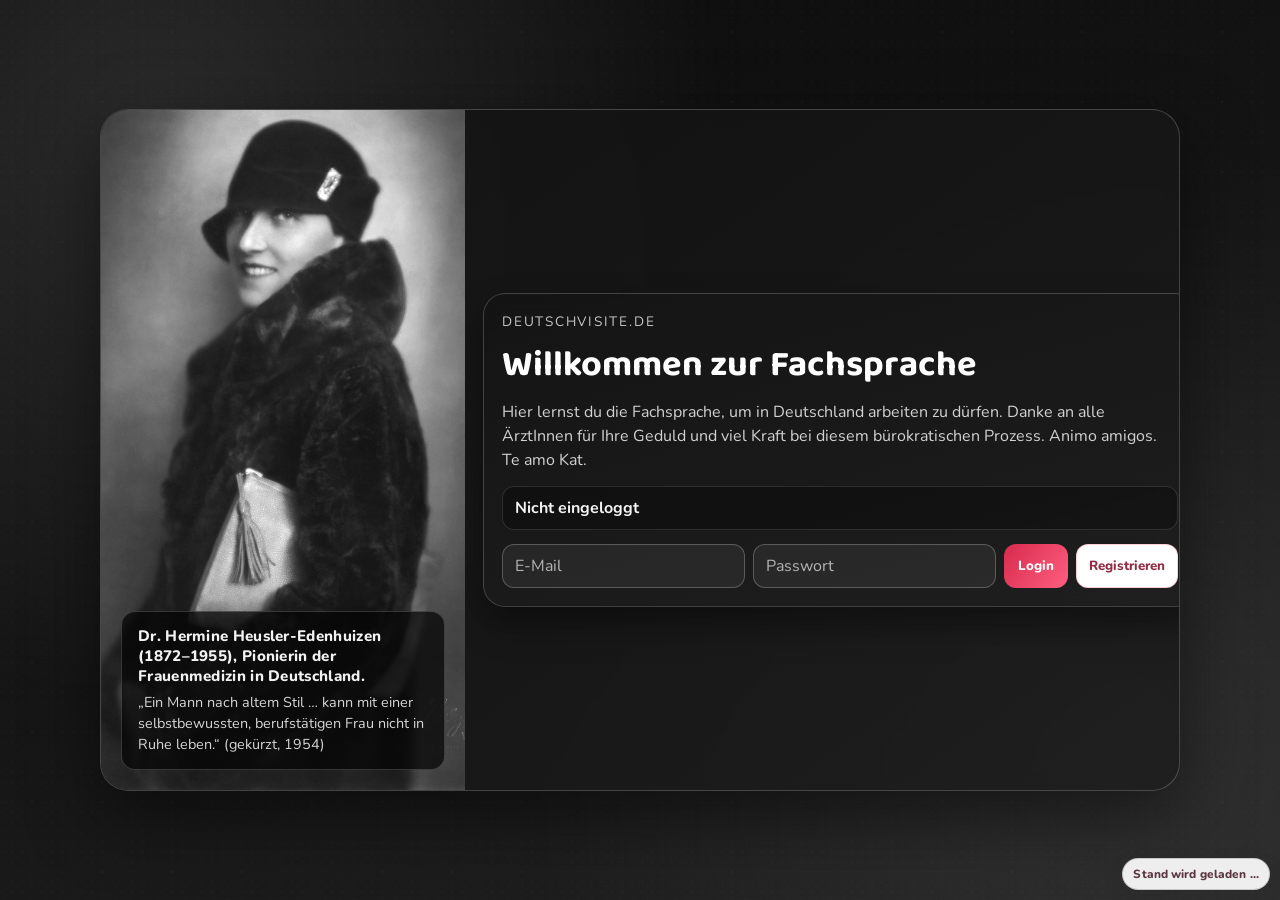
<file: index.html>
<!doctype html>
<html lang="de">
  <head>
    <meta charset="UTF-8" />
    <meta name="viewport" content="width=device-width, initial-scale=1" />
    <title>Fachbegriffe</title>
    <link rel="preconnect" href="https://fonts.googleapis.com" />
    <link rel="preconnect" href="https://fonts.gstatic.com" crossorigin />
    <link
      href="https://fonts.googleapis.com/css2?family=Baloo+2:wght@600;700&family=Nunito:wght@400;600;700;800&display=swap"
      rel="stylesheet"
    />
    <link rel="stylesheet" href="src/styles.css?v=57" />
  </head>
  <body class="auth-only">
    <div class="bg-orb orb-a" aria-hidden="true"></div>
    <div class="bg-orb orb-b" aria-hidden="true"></div>
    <div class="bg-orb orb-c" aria-hidden="true"></div>

    <aside class="edge-deco left" aria-hidden="true">
      <span>🔥</span><span>❤</span><span>⛓️</span><span>🔥</span><span>❤</span
      ><span>⛓️</span><span>🔥</span>
    </aside>
    <aside class="edge-deco right" aria-hidden="true">
      <span>⛓️</span><span>❤</span><span>🔥</span><span>⛓️</span><span>❤</span
      ><span>🔥</span><span>⛓️</span>
    </aside>

    <section id="authPage" class="auth-page">
      <article class="auth-stage">
        <figure class="auth-portrait-wrap">
          <img
            id="authPortrait"
            class="auth-portrait"
            src="assets/hermine-heusler-edenhuizen.jpg"
            alt="Dr. Hermine Heusler-Edenhuizen"
          />
          <figcaption class="auth-caption">
            <p class="auth-caption-title">
              Dr. Hermine Heusler-Edenhuizen (1872–1955), Pionierin der Frauenmedizin in
              Deutschland.
            </p>
            <p class="auth-caption-quote">
              „Ein Mann nach altem Stil … kann mit einer selbstbewussten, berufstätigen Frau nicht
              in Ruhe leben.“ (gekürzt, 1954)
            </p>
          </figcaption>
        </figure>

        <div class="panel auth-panel auth-card">
          <p class="auth-brand">deutschvisite.de</p>
          <h2>Willkommen zur Fachsprache</h2>
          <p class="auth-lead">
            Hier lernst du die Fachsprache, um in Deutschland arbeiten zu dürfen. Danke an alle
            ÄrztInnen für Ihre Geduld und viel Kraft bei diesem bürokratischen Prozess. Animo
            amigos. Te amo Kat.
          </p>
          <p id="authStatus" class="auth-status">Nicht eingeloggt</p>
          <form id="authForm" class="auth-form auth-form-stacked">
            <input id="emailInput" class="auth-input" type="email" placeholder="E-Mail" required />
            <input
              id="passwordInput"
              class="auth-input"
              type="password"
              placeholder="Passwort"
              minlength="6"
              required
            />
            <button id="loginBtn" class="primary-btn auth-primary-btn" type="submit">Login</button>
            <button id="signupBtn" class="soft-btn auth-soft-btn" type="button">
              Registrieren
            </button>
          </form>
        </div>
      </article>
    </section>

    <main id="appContent" class="app-shell hidden">
      <section id="levelPanel" class="panel level-panel reveal" style="--i: 1">
        <div class="level-visual">
          <img id="levelAvatar" class="level-avatar" src="assets/levels/level-0.png" alt="Level Avatar" />
        </div>
        <div class="level-summary">
          <p id="topXpText" class="top-xp-text">Gesamt XP 0</p>
          <p id="currentLevelText" class="level-current-text">Level 0</p>
          <p id="xpMilestone" class="xp-milestone hidden" aria-live="polite">+10 XP</p>
          <button
            id="dailyGoalPanel"
            class="daily-goal-panel"
            type="button"
            title="Tagesziel setzen"
            aria-label="Tagesziel in XP setzen"
          >
            <span id="dailyGoalText" class="daily-goal-text">Heute 0 / 20 XP</span>
            <span class="daily-goal-track"><span id="dailyGoalFill" class="daily-goal-fill"></span></span>
            <span class="daily-goal-hint">Klicken, um Tagesziel zu aendern</span>
          </button>
          <div id="levelTestTools" class="level-test-tools hidden">
            <label class="level-test-label" for="levelTestSelect">Dev: Level testen</label>
            <div class="level-test-row">
              <select id="levelTestSelect" class="level-test-select">
                <option value="1">Level 1</option>
                <option value="2">Level 2</option>
                <option value="3">Level 3</option>
                <option value="4">Level 4</option>
                <option value="5">Level 5</option>
                <option value="6">Level 6</option>
                <option value="7">Level 7</option>
                <option value="8">Level 8</option>
                <option value="9">Level 9</option>
                <option value="10">Level 10</option>
              </select>
              <button id="levelTestApplyBtn" class="soft-btn level-test-btn" type="button">Setzen</button>
            </div>
          </div>
        </div>
        <div class="level-copy hidden" aria-hidden="true">
          <p id="levelBadge" class="level-badge">XP 0</p>
          <h3 id="levelTitle">Trainingspunkte</h3>
          <p id="levelProgressText" class="muted">0 / 10 bis +10 XP</p>
          <div class="level-track" role="progressbar" aria-label="XP Fortschritt bis +10" aria-valuemin="0" aria-valuemax="10" aria-valuenow="0">
            <div id="levelFill" class="level-fill"></div>
          </div>
        </div>
      </section>

      <header class="panel dedication reveal" style="--i: 2">
        <div class="dedication-copy">
          <h2 class="practice-headline">some german a day keeps the doctor not away</h2>
          <button id="quickPracticeBtn" class="primary-btn practice-btn" type="button">Üben</button>
          <p class="muted">regular spaced repetition mode</p>
        </div>
      </header>

      <section id="voicePanel" class="panel voice-panel reveal" style="--i: 3">
        <div class="voice-head">
          <h3>Patiens ex machina</h3>
          <button
            id="voiceInfoBtn"
            class="voice-info-btn"
            type="button"
            aria-haspopup="dialog"
            aria-controls="voiceInfoModal"
            aria-expanded="false"
            title="Info"
          >
            i
          </button>
        </div>
        <div class="voice-text-compact">
          <textarea
            id="voiceTextInput"
            class="voice-text-input"
            rows="2"
            maxlength="500"
            placeholder="Schreibe hier deine Frage an den Patienten und klicke auf 'Text senden'."
          ></textarea>
          <button id="voiceTextSendBtn" class="soft-btn voice-send-btn" type="button">Text senden</button>
          <div class="voice-realtime-controls">
            <button id="voiceRealtimeToggleBtn" class="soft-btn voice-realtime-toggle-btn" type="button">
              Realtime starten
            </button>
            <button
              id="voiceRealtimeMuteBtn"
              class="soft-btn voice-realtime-mute-btn hidden"
              type="button"
            >
              Mikro stummschalten
            </button>
            <p id="voiceRealtimeState" class="voice-realtime-state">Realtime aus.</p>
            <div class="voice-api-spend-tracker">
              <p class="voice-api-spend-title">API Kosten-Tracker (geschätzt)</p>
              <p id="voiceApiSpendSummary" class="voice-api-spend-summary">0.0000 USD</p>
              <p id="voiceApiSpendTokens" class="voice-api-spend-tokens">Noch keine Realtime-Nutzung erfasst.</p>
              <button id="voiceApiSpendResetBtn" class="soft-btn voice-api-spend-reset-btn" type="button">
                Tracker zurücksetzen
              </button>
            </div>
          </div>
        </div>
        <article id="voiceLastTurn" class="voice-turn hidden">
          <p class="voice-turn-label">Du:</p>
          <p id="voiceUserTranscript" class="voice-turn-text"></p>
          <p id="voiceAssistantLabel" class="voice-turn-label">Patient:</p>
          <p id="voiceAssistantReply" class="voice-turn-text"></p>
          <p id="voiceCoachHint" class="voice-coach-hint hidden"></p>
        </article>
        <div class="voice-record-lane">
          <button id="voiceRecordBtn" class="primary-btn voice-record-top" type="button">
            🎤 Aufnahme starten
          </button>
        </div>
        <div class="voice-actions">
          <button id="voiceNextCaseBtn" class="soft-btn" type="button">Nächster Fall</button>
          <button id="voicePatientConversationBtn" class="soft-btn voice-patient-conversation-btn" type="button">
            Arzt-Patient Gespräch
          </button>
          <button id="voiceDoctorConversationBtn" class="soft-btn voice-doctor-conversation-btn" type="button">
            Arzt-Arzt Gespräch
          </button>
          <button
            id="voiceDoctorConversationEvalBtn"
            class="soft-btn voice-doctor-conversation-eval-btn hidden"
            type="button"
          >
            Arzt-Arzt bewerten
          </button>
          <button id="voiceDoctorLetterToggleBtn" class="soft-btn" type="button">
            Arztbrief erstellen
          </button>
          <button
            id="voicePromptConfigToggleBtn"
            class="soft-btn voice-prompt-config-toggle-btn"
            type="button"
            aria-expanded="false"
          >
            Prompt-Editor
          </button>
          <button id="voiceSamplePatientBtn" class="soft-btn voice-sample-patient-btn" type="button">
            Muster Arzt-Patient Gespräch
          </button>
          <button id="voiceSampleLetterBtn" class="soft-btn voice-sample-letter-btn" type="button">
            Muster Arztbrief
          </button>
          <button id="voiceSampleDoctorBtn" class="soft-btn voice-sample-doctor-btn" type="button">
            Muster Arzt-Arzt Gespräch
          </button>
          <button id="openLearningBtn" class="soft-btn voice-learning-btn" type="button">
            Lernbereich
          </button>
        </div>
        <article id="voiceDoctorLetterPanel" class="voice-doctor-letter hidden">
          <h4>Arztbrief</h4>
          <textarea
            id="voiceDoctorLetterInput"
            class="voice-doctor-letter-input"
            rows="18"
            placeholder="Ergänze hier den Arztbrief und sende ihn anschliessend zur Bewertung."
          ></textarea>
          <button id="voiceDoctorLetterSubmitBtn" class="soft-btn voice-doctor-letter-submit" type="button">
            Arztbrief abschicken
          </button>
        </article>
        <article id="voicePromptConfigPanel" class="voice-prompt-config hidden">
          <h4>Prompt-Editor (Testphase)</h4>
          <p class="voice-prompt-config-hint">
            Hier kannst du die kompletten Systemprompts bearbeiten. Aenderungen gelten lokal auf diesem Gerät.
          </p>
          <div class="voice-prompt-config-grid">
            <label class="voice-prompt-config-item" for="voicePromptVoiceTurnInput">
              <span>Arzt-Patient-Gespräch (Patientensimulation)</span>
              <select
                id="voicePromptVoiceTurnPresetSelect"
                class="voice-prompt-config-select"
                aria-label="Prompt-Auswahl Arzt-Patient"
              ></select>
              <textarea
                id="voicePromptVoiceTurnInput"
                class="voice-prompt-config-input"
                rows="8"
                maxlength="60000"
              ></textarea>
            </label>
            <label class="voice-prompt-config-item" for="voicePromptVoiceEvaluateInput">
              <span>Simulationsanamnese-Bewertung</span>
              <select
                id="voicePromptVoiceEvaluatePresetSelect"
                class="voice-prompt-config-select"
                aria-label="Prompt-Auswahl Simulationsanamnese-Bewertung"
              ></select>
              <textarea
                id="voicePromptVoiceEvaluateInput"
                class="voice-prompt-config-input"
                rows="8"
                maxlength="60000"
              ></textarea>
            </label>
            <label class="voice-prompt-config-item" for="voicePromptDoctorLetterEvaluateInput">
              <span>Arztbrief-Bewertung</span>
              <select
                id="voicePromptDoctorLetterEvaluatePresetSelect"
                class="voice-prompt-config-select"
                aria-label="Prompt-Auswahl Arztbrief-Bewertung"
              ></select>
              <textarea
                id="voicePromptDoctorLetterEvaluateInput"
                class="voice-prompt-config-input"
                rows="8"
                maxlength="60000"
              ></textarea>
            </label>
            <label class="voice-prompt-config-item" for="voicePromptVoiceDoctorTurnInput">
              <span>Arzt-Arzt-Gespräch (Prüferrolle)</span>
              <select
                id="voicePromptVoiceDoctorTurnPresetSelect"
                class="voice-prompt-config-select"
                aria-label="Prompt-Auswahl Arzt-Arzt-Gespräch"
              ></select>
              <textarea
                id="voicePromptVoiceDoctorTurnInput"
                class="voice-prompt-config-input"
                rows="8"
                maxlength="60000"
              ></textarea>
            </label>
            <label class="voice-prompt-config-item" for="voicePromptVoiceDoctorEvaluateInput">
              <span>Arzt-Arzt-Bewertung</span>
              <select
                id="voicePromptVoiceDoctorEvaluatePresetSelect"
                class="voice-prompt-config-select"
                aria-label="Prompt-Auswahl Arzt-Arzt-Bewertung"
              ></select>
              <textarea
                id="voicePromptVoiceDoctorEvaluateInput"
                class="voice-prompt-config-input"
                rows="8"
                maxlength="60000"
              ></textarea>
            </label>
          </div>
          <div class="voice-prompt-config-actions">
            <button id="voicePromptConfigSaveBtn" class="soft-btn" type="button">
              Prompt-Aenderungen speichern
            </button>
            <button id="voicePromptConfigResetBtn" class="soft-btn" type="button">
              Alle Prompts auf Standard zurücksetzen
            </button>
          </div>
          <section class="voice-prompt-feedback">
            <h5>Prompt-Vorschlag an die Website</h5>
            <label class="voice-prompt-feedback-item" for="voicePromptProposalNameInput">
              <span>Name des Prompt-Vorschlags</span>
              <input
                id="voicePromptProposalNameInput"
                class="voice-prompt-feedback-input"
                type="text"
                maxlength="120"
                placeholder="z. B. Arzt-Arzt v3 (fokussierte Rückfragen)"
              />
            </label>
            <label class="voice-prompt-feedback-item" for="voicePromptProposalNoteInput">
              <span>Bemerkung</span>
              <textarea
                id="voicePromptProposalNoteInput"
                class="voice-prompt-feedback-textarea"
                rows="3"
                maxlength="1200"
                placeholder="Kurze Notiz: Was war besser/schlechter?"
              ></textarea>
            </label>
            <label class="voice-prompt-feedback-item" for="voicePromptProposalTargetSelect">
              <span>Welchen Prompt als Vorschlag senden?</span>
              <select id="voicePromptProposalTargetSelect" class="voice-prompt-feedback-select">
                <option value="voiceDoctorTurn">Arzt-Arzt-Gespräch (Prüferrolle)</option>
                <option value="voiceDoctorEvaluate">Arzt-Arzt-Bewertung</option>
                <option value="voiceTurn">Arzt-Patient-Gespräch (Patientensimulation)</option>
                <option value="voiceEvaluate">Simulationsanamnese-Bewertung</option>
                <option value="doctorLetterEvaluate">Arztbrief-Bewertung</option>
                <option value="__all__">Alle 5 Prompts (aktueller Stand)</option>
              </select>
            </label>
            <label class="voice-prompt-feedback-check">
              <input id="voicePromptProposalApplyNowInput" type="checkbox" />
              Direkt global übernehmen (Testphase)
            </label>
            <button id="voicePromptProposalSubmitBtn" class="soft-btn" type="button">
              Vorschlag senden
            </button>
            <p id="voicePromptProposalStatus" class="voice-prompt-feedback-status"></p>
          </section>
        </article>
        <article id="voiceSamplePanel" class="voice-sample hidden">
          <div class="voice-eval-head">
            <h4 id="voiceSampleTitle">Musteransicht</h4>
            <p id="voiceSampleMeta" class="voice-eval-diagnosis"></p>
          </div>
          <pre id="voiceSampleText" class="voice-sample-text"></pre>
        </article>
        <p id="voiceStatus" class="voice-status">Bereit. Du kannst direkt sprechen oder Text senden.</p>
        <audio id="voiceReplyAudio" class="voice-reply-audio hidden" controls></audio>
        <audio id="voiceRealtimeAudio" class="voice-realtime-audio hidden" autoplay playsinline></audio>
        <div class="voice-config-row">
          <select id="voiceCaseSelect" class="voice-case-select" aria-label="Fallauswahl">
            <option value="default">1</option>
          </select>
          <select id="voiceModelSelect" class="voice-case-select" aria-label="Sprachmodell">
            <option value="@cf/openai/gpt-oss-20b">gpt-oss-20b (empfohlen)</option>
            <option value="@cf/qwen/qwen3-30b-a3b-fp8">qwen3-30b-a3b-fp8 (guenstig)</option>
            <option value="@cf/zai-org/glm-4.7-flash">glm-4.7-flash (schnell)</option>
            <option value="@cf/openai/gpt-oss-120b">gpt-oss-120b (stärker, teurer)</option>
          </select>
        </div>
        <p id="voiceCaseMeta" class="voice-case-meta">Aktiv: Fall 1</p>
        <div class="voice-case-actions">
          <details class="voice-resolution voice-resolution-inline">
            <summary class="voice-resolution-toggle">Fall auflösen</summary>
            <div class="voice-resolution-content">
              <h4 id="voiceResolutionTitle">Fall auflösen</h4>
              <p id="voiceResolutionHint" class="voice-resolution-hint">Auflösung wird geladen ...</p>
              <p id="voiceResolutionSummary" class="voice-resolution-summary"></p>
              <div class="voice-resolution-grid">
                <article class="voice-resolution-block">
                  <h5>Wichtige Arztfragen</h5>
                  <ul id="voiceResolutionQuestions" class="voice-resolution-list"></ul>
                </article>
                <article class="voice-resolution-block">
                  <h5>Relevante Fachbegriffe</h5>
                  <ul id="voiceResolutionTerms" class="voice-resolution-list"></ul>
                </article>
              </div>
              <article class="voice-resolution-block">
                <h5>Diagnose / mögliche Diagnosen</h5>
                <ul id="voiceResolutionDiagnoses" class="voice-resolution-list"></ul>
              </article>
            </div>
          </details>
          <button
            id="voiceCaseInfoToggleBtn"
            class="soft-btn voice-case-info-toggle-btn"
            type="button"
            aria-expanded="false"
          >
            Komplette Fallinformationen
          </button>
          <button id="voiceCreateCaseBtn" class="soft-btn voice-create-case-btn" type="button">
            Neuen Fall kreieren
          </button>
        </div>
        <article id="voiceCaseInfoPanel" class="voice-case-info hidden">
          <h4>Komplette Fallinformationen</h4>
          <pre id="voiceCaseInfoText" class="voice-case-info-text"></pre>
        </article>
        <label class="voice-label hidden" for="voiceCaseInput">Eigener Falltext (intern)</label>
        <textarea
          id="voiceCaseInput"
          class="voice-case-input hidden"
          rows="3"
          placeholder="Interner Speicher für eigenen Fall."
        ></textarea>
        <article id="voiceEvalPanel" class="voice-eval hidden">
          <div class="voice-eval-head">
            <h4>Simulationsanamnese-Bewertung</h4>
            <p id="voiceEvalDiagnosis" class="voice-eval-diagnosis"></p>
          </div>
          <div class="voice-eval-score-grid">
            <p><span>Gesamt (max. 17,5)</span><strong id="voiceEvalOverall">0</strong></p>
            <p><span>Gesprächsteil (max. 15)</span><strong id="voiceEvalAnamnesis">0</strong></p>
            <p><span>Diagnose/Vorgehen (max. 2,5)</span><strong id="voiceEvalDiagnosisScore">0</strong></p>
          </div>
          <p id="voiceEvalLikely" class="voice-eval-likely"></p>
          <p id="voiceEvalSummary" class="voice-eval-summary"></p>
          <div class="voice-eval-grid">
            <article class="voice-eval-block">
              <h5>Einzelkriterien (7)</h5>
              <p id="voiceEvalQuestionReview" class="voice-eval-prose"></p>
            </article>
          </div>
          <div class="voice-eval-grid">
            <article class="voice-eval-block">
              <h5>Bestehensniveau</h5>
              <p id="voiceEvalDiagnosisReview" class="voice-eval-prose"></p>
            </article>
            <article class="voice-eval-block">
              <h5>Empfehlung zur Nachbesserung</h5>
              <p id="voiceEvalTeacherFeedback" class="voice-eval-prose"></p>
            </article>
          </div>
        </article>
        <article id="voiceDoctorLetterEvalPanel" class="voice-eval hidden">
          <div class="voice-eval-head">
            <h4>Arztbrief-Bewertung</h4>
            <p id="voiceDoctorLetterEvalScore" class="voice-eval-diagnosis"></p>
          </div>
          <p id="voiceDoctorLetterEvalPass" class="voice-eval-likely"></p>
          <p id="voiceDoctorLetterEvalRecommendation" class="voice-eval-summary"></p>
          <article class="voice-eval-block">
            <h5>Einzelkriterien</h5>
            <div id="voiceDoctorLetterEvalCriteria" class="voice-eval-prose"></div>
          </article>
        </article>
        <article id="voiceDoctorConversationEvalPanel" class="voice-eval hidden">
          <div class="voice-eval-head">
            <h4>Arzt-Arzt-Gespräch-Bewertung</h4>
            <p id="voiceDoctorConversationEvalScore" class="voice-eval-diagnosis"></p>
          </div>
          <p id="voiceDoctorConversationEvalPass" class="voice-eval-likely"></p>
          <p id="voiceDoctorConversationEvalSummary" class="voice-eval-summary"></p>
          <p id="voiceDoctorConversationEvalRecommendation" class="voice-eval-summary"></p>
          <article class="voice-eval-block">
            <h5>Ausführliches Feedback</h5>
            <p id="voiceDoctorConversationEvalDetailed" class="voice-eval-prose"></p>
          </article>
          <article class="voice-eval-block">
            <h5>Einzelkriterien (8)</h5>
            <div id="voiceDoctorConversationEvalCriteria" class="voice-eval-prose"></div>
          </article>
        </article>
        <div id="voiceInfoModal" class="voice-info-modal hidden" role="dialog" aria-modal="true" aria-labelledby="voiceInfoTitle">
          <button
            id="voiceInfoBackdrop"
            class="voice-info-backdrop"
            type="button"
            aria-label="Info schliessen"
          ></button>
          <div class="voice-info-card">
            <h4 id="voiceInfoTitle">Info</h4>
            <p>Fallbasiertes Gespräch für medizinische Prüfungssimulation.</p>
            <button id="voiceInfoCloseBtn" class="soft-btn" type="button">Schliessen</button>
          </div>
        </div>
      </section>

      <section id="learningPanel" class="panel learning-panel reveal" style="--i: 4">
        <div class="learning-head">
          <h3>Lernbereich</h3>
        </div>
        <article id="learningRootView" class="learning-root-view">
          <div id="learningRootList" class="learning-root-list"></div>
        </article>
        <article id="learningSubcategoryView" class="learning-subcategory-view hidden">
          <h4 id="learningSubcategoryTitle">Anamnese</h4>
          <div id="learningSubcategoryList" class="learning-subcategory-list"></div>
        </article>
        <article id="learningReadingView" class="learning-reading-view hidden">
          <button id="learningBackBtn" class="learning-back-btn" type="button">
            <img
              id="learningBackAvatar"
              class="learning-back-avatar"
              src="assets/levels/level-0.png"
              alt=""
            />
            <span class="learning-back-text">Oops. Zurück ins Trainingslager.</span>
          </button>
          <h4 id="learningReadingTitle">Anamnese</h4>
          <p id="learningReadingMeta" class="learning-meta"></p>
          <p id="learningReadingStatus" class="learning-status"></p>
          <div id="learningReadingText" class="learning-prose"></div>
          <div id="learningReadingQuestionGroups" class="learning-question-groups"></div>
          <div id="learningReadingExamSentences" class="learning-exam-sentences"></div>
          <div id="learningReadingMiniScenario" class="learning-mini-scenarios"></div>
          <div id="learningReadingLinkedTerms" class="learning-linked-terms"></div>
          <p id="learningReadingCuration" class="learning-curation-note"></p>
          <div id="learningReadingSources" class="learning-sources"></div>
        </article>
      </section>

      <section id="selectionPanel" class="panel selection-panel reveal" style="--i: 5">
        <div class="control-grid">
          <article class="selection-card">
            <h3>Kategorien</h3>
            <p class="muted">
             
            </p>
            <div id="categoryFilters" class="chip-row"></div>
          </article>

          <article class="selection-card">
            <h3>Wiederholung</h3>
            <p class="muted">
              
            </p>
            <div id="folderFilters" class="folder-grid"></div>
          </article>
        </div>
        <div class="selection-footer">
          <p id="queueInfo" class="queue-info"></p>
        </div>
      </section>

      <section id="quizPanel" class="panel reveal quiz-panel hidden" style="--i: 6">
        <div id="sessionXpStrip" class="session-xp-strip" role="progressbar" aria-label="Session XP" aria-valuemin="0" aria-valuemax="100" aria-valuenow="0">
          <div class="session-xp-track">
            <div id="sessionXpFill" class="session-xp-fill"></div>
          </div>
          <p id="sessionXpText" class="session-xp-text">Session XP: 0</p>
        </div>
        <div class="quiz-top">
          <div>
            <h2>Fokusmodus</h2>
            <p id="progressText" class="muted">Karte 0 von 0</p>
          </div>
          <div class="quiz-actions">
            <button id="shuffleBtn" class="soft-btn" type="button">
              Neu mischen
            </button>
            <button id="exitImmersiveBtn" class="soft-btn" type="button">
              Deck Auswahl
            </button>
          </div>
        </div>

        <div id="emptyState" class="empty-state">
          <p>Keine Karte in diesem Ordner. Probiere eine andere Auswahl.</p>
        </div>

        <article id="cardBox" class="quiz-card hidden">
          <div class="card-meta">
            <span id="cardMode" class="pill">Modus</span>
            <span id="cardCategory" class="pill ghost">Kategorie</span>
          </div>

          <p id="questionText" class="question"></p>
          <div id="choices" class="choices"></div>

          <section id="feedbackBox" class="feedback hidden">
            <p id="resultText" class="result-line"></p>
            <p id="explanationText" class="explanation"></p>
            <p id="translationText" class="translation-inline"></p>
            <button id="nextBtn" class="primary-btn" type="button">
              Nächste Karte
            </button>
          </section>
        </article>
      </section>

      <footer class="panel feedback-panel reveal" style="--i: 7">
        <div class="footer-actions">
          <a
            class="soft-btn feedback-link"
            href="mailto:Kuss@crelur.com?subject=R%C3%BCckmeldung&body=Hallo%20Francisco%2C%0A%0Ahier%20ist%20meine%20R%C3%BCckmeldung%20zur%20Webseite%3A%0A"
          >
            Francisco Rückmeldung geben
          </a>
          <button id="logoutBtn" class="soft-btn logout-btn" type="button">Logout</button>
        </div>
        <p id="sessionText" class="session-user">Eingeloggt</p>
      </footer>
    </main>

    <p id="buildBadge" class="build-badge" aria-live="polite">
      Stand wird geladen ...
    </p>

    <button
      id="toggleStatsBtn"
      class="stats-fab hidden"
      type="button"
      title="Statistik"
      aria-label="Statistik"
    >
      📊
    </button>

    <section id="statsOverlay" class="stats-overlay hidden" aria-hidden="true">
      <div id="statsBackdrop" class="stats-backdrop"></div>
      <article class="stats-sheet">
        <div class="stats-head">
          <h2>Statistik</h2>
          <button id="closeStatsBtn" class="soft-btn" type="button">
            Schliessen
          </button>
        </div>

        <div class="stats-grid">
          <article class="panel">
            <h3>Heute</h3>
            <div class="today-stats">
              <p><span>Geübt:</span> <strong id="todayAttempts">0</strong></p>
              <p><span>Richtig:</span> <strong id="todayCorrect">0</strong></p>
              <p><span>Falsch:</span> <strong id="todayWrong">0</strong></p>
              <p><span>Trefferquote:</span> <strong id="todayRate">0%</strong></p>
              <p><span>Tagesziel:</span> <strong id="kpiGoal">0 / 20</strong></p>
              <p><span>Serie:</span> <strong id="kpiStreak">0 Tage</strong></p>
            </div>
          </article>

          <article class="panel">
            <h3>7-Tage Verlauf</h3>
            <p class="muted">
              Tägliche Übungen mit Erfolgsquote. Höhere Balken bedeuten mehr
              trainierte Karten.
            </p>
            <p class="muted compact">
              Heute Erfolg: <strong id="kpiAccuracy">0%</strong>
            </p>
            <div id="weekChart" class="chart"></div>
          </article>
        </div>

        <div class="stats-grid stats-grid-extended">
          <article class="panel">
            <h3>Meine Nutzung</h3>
            <div class="today-stats">
              <p><span>Heute online:</span> <strong id="myUsageTodayTime">0 min</strong></p>
              <p><span>Aktuelles Level:</span> <strong id="myUsageCurrentLevel">1</strong></p>
              <p><span>Gesamt XP:</span> <strong id="myUsageTotalXp">0</strong></p>
            </div>
            <p class="muted compact">Letzte 14 Tage</p>
            <div class="stats-table-wrap">
              <table class="stats-table">
                <thead>
                  <tr>
                    <th>Tag</th>
                    <th>Zeit</th>
                    <th>XP</th>
                    <th>Geübt</th>
                    <th>Quote</th>
                  </tr>
                </thead>
                <tbody id="myUsageTableBody"></tbody>
              </table>
            </div>
            <p id="myUsageEmpty" class="muted compact hidden">Noch keine Nutzungsdaten vorhanden.</p>
          </article>

          <article id="adminStatsPanel" class="panel hidden">
            <div class="stats-headline-row">
              <h3>Admin Dashboard</h3>
              <button id="adminStatsRefreshBtn" class="soft-btn" type="button">Aktualisieren</button>
            </div>
            <p id="adminStatsStatus" class="muted compact">
              Nur für Admin-Nutzer sichtbar. Bitte SQL-Setup in Supabase ausführen.
            </p>
            <div class="stats-table-wrap">
              <table class="stats-table">
                <thead>
                  <tr>
                    <th>User</th>
                    <th>Tag</th>
                    <th>Zeit</th>
                    <th>XP</th>
                    <th>Level</th>
                    <th>Geübt</th>
                  </tr>
                </thead>
                <tbody id="adminStatsTableBody"></tbody>
              </table>
            </div>
            <p id="adminStatsEmpty" class="muted compact hidden">Noch keine Admin-Daten vorhanden.</p>
          </article>
        </div>
      </article>
    </section>

    <section id="levelUpOverlay" class="levelup-overlay hidden" aria-hidden="true">
      <div class="levelup-backdrop"></div>
      <article class="levelup-card">
        <p class="levelup-title">Gratuliere. Wieder ein Level weitergekommen. Good job bosslady</p>
        <div id="levelUpStage" class="levelup-stage phase-item">
          <p class="levelup-caption">Neues Item freigeschaltet</p>
          <img
            id="levelUpItemImage"
            class="levelup-item-image"
            src="assets/levels/item-1.png"
            alt="Neues freigeschaltetes Item"
          />
          <div id="levelUpExplosion" class="levelup-explosion" aria-hidden="true"></div>
          <p class="levelup-caption levelup-caption-final">Neues Level Outfit</p>
          <img
            id="levelUpLevelImage"
            class="levelup-level-image"
            src="assets/levels/level-1.png"
            alt="Neues Levelbild"
          />
        </div>
        <button id="levelUpContinueBtn" class="primary-btn levelup-continue-btn" type="button">
          Weiterlernen
        </button>
      </article>
    </section>

    <script type="module" src="src/app.js?v=57"></script>
  </body>
</html>
</file>
<file: src/styles.css>
:root {
  --text: #3c1b20;
  --muted: #7b4a54;
  --panel: rgba(255, 255, 255, 0.88);
  --panel-strong: rgba(255, 255, 255, 0.95);
  --heart-200: #ffc0cb;
  --heart-300: #ff90a1;
  --heart-400: #ff5f7f;
  --heart-500: #f83f65;
  --heart-600: #d72a4d;
  --ok: #2a9a60;
  --bad: #b54056;
  --radius-lg: 22px;
  --radius-md: 14px;
  --shadow: 0 20px 40px rgba(141, 29, 50, 0.14);
}

*,
*::before,
*::after {
  box-sizing: border-box;
}

html,
body {
  margin: 0;
  min-height: 100%;
}

body {
  font-family: "Nunito", "Avenir Next", "Segoe UI", sans-serif;
  color: var(--text);
  background:
    radial-gradient(circle at 8% 8%, rgba(255, 128, 150, 0.22), transparent 42%),
    radial-gradient(circle at 90% 12%, rgba(255, 190, 200, 0.25), transparent 40%),
    linear-gradient(180deg, #fff2f4 0%, #ffe7eb 60%, #ffe1e6 100%);
  overflow-x: hidden;
  position: relative;
}

body.auth-only {
  color: #ececec;
  background:
    radial-gradient(circle at 12% 14%, rgba(255, 255, 255, 0.12), transparent 42%),
    radial-gradient(circle at 88% 82%, rgba(255, 255, 255, 0.07), transparent 45%),
    linear-gradient(160deg, #0b0b0b 0%, #161616 55%, #232323 100%);
}

body::before {
  content: "";
  position: fixed;
  inset: 0;
  pointer-events: none;
  z-index: -2;
  background-image:
    radial-gradient(circle at 12px 12px, rgba(255, 120, 147, 0.08) 0 4px, transparent 4px),
    radial-gradient(circle at 38px 38px, rgba(255, 146, 168, 0.08) 0 4px, transparent 4px);
  background-size: 50px 50px;
}

body.auth-only::before {
  z-index: 0;
  background-image:
    radial-gradient(circle at 2px 2px, rgba(255, 255, 255, 0.08) 0 1px, transparent 1px),
    radial-gradient(circle at 4px 4px, rgba(255, 255, 255, 0.05) 0 1px, transparent 1px);
  background-size: 10px 10px, 14px 14px;
  opacity: 0.28;
}

body.auth-only .bg-orb,
body.auth-only .edge-deco {
  display: none;
}

.bg-orb {
  position: fixed;
  border-radius: 999px;
  pointer-events: none;
  z-index: -1;
}

.orb-a {
  width: 360px;
  height: 360px;
  top: -90px;
  left: -90px;
  background: radial-gradient(circle, rgba(255, 106, 136, 0.34), rgba(255, 106, 136, 0.01));
}

.orb-b {
  width: 260px;
  height: 260px;
  top: 38%;
  right: -90px;
  background: radial-gradient(circle, rgba(255, 145, 167, 0.3), rgba(255, 145, 167, 0.01));
}

.orb-c {
  width: 320px;
  height: 320px;
  bottom: -120px;
  left: 35%;
  background: radial-gradient(circle, rgba(255, 97, 127, 0.25), rgba(255, 97, 127, 0.01));
}

.edge-deco {
  position: fixed;
  top: 6px;
  bottom: 6px;
  width: 46px;
  border-radius: 30px;
  display: flex;
  flex-direction: column;
  align-items: center;
  justify-content: space-around;
  pointer-events: none;
  z-index: 2;
  background: linear-gradient(
    180deg,
    rgba(255, 255, 255, 0.42) 0%,
    rgba(255, 255, 255, 0.1) 50%,
    rgba(255, 255, 255, 0.42) 100%
  );
  border: 1px solid rgba(255, 255, 255, 0.55);
}

.edge-deco.left {
  left: 8px;
}

.edge-deco.right {
  right: 8px;
}

.edge-deco span {
  font-size: 1.22rem;
  opacity: 0.86;
  animation: float-emoji 4.4s ease-in-out infinite;
}

.edge-deco span:nth-child(even) {
  animation-delay: 900ms;
}

@keyframes float-emoji {
  0%,
  100% {
    transform: translateY(0) scale(1);
  }
  50% {
    transform: translateY(-4px) scale(1.05);
  }
}

.app-shell {
  width: min(980px, 100% - 120px);
  margin: 16px auto 40px;
  position: relative;
  z-index: 1;
  display: grid;
  gap: 14px;
}

.auth-page {
  min-height: 100vh;
  display: grid;
  place-items: center;
  padding: 16px;
  position: relative;
  z-index: 1;
}

.auth-stage {
  width: min(1080px, 100%);
  border-radius: 28px;
  border: 1px solid rgba(255, 255, 255, 0.2);
  background: linear-gradient(145deg, rgba(17, 17, 17, 0.82), rgba(28, 28, 28, 0.82));
  box-shadow: 0 24px 70px rgba(0, 0, 0, 0.5);
  display: grid;
  grid-template-columns: 1.15fr 0.85fr;
  overflow: hidden;
  backdrop-filter: blur(8px);
}

.auth-portrait-wrap {
  margin: 0;
  min-height: 680px;
  position: relative;
  display: grid;
}

.auth-portrait {
  width: 100%;
  height: 100%;
  object-fit: cover;
  display: block;
  filter: grayscale(100%) contrast(1.06);
}

.auth-caption {
  position: absolute;
  left: 20px;
  right: 20px;
  bottom: 20px;
  padding: 14px 16px;
  border-radius: 14px;
  background: rgba(5, 5, 5, 0.72);
  border: 1px solid rgba(255, 255, 255, 0.18);
}

.auth-caption-title {
  margin: 0;
  font-size: 0.95rem;
  font-weight: 800;
  letter-spacing: 0.02em;
  color: #f2f2f2;
}

.auth-caption-quote {
  margin: 6px 0 0;
  color: #d6d6d6;
  font-size: 0.9rem;
  line-height: 1.45;
}

.panel {
  background: var(--panel);
  border-radius: var(--radius-lg);
  border: 1px solid rgba(255, 255, 255, 0.74);
  box-shadow: var(--shadow);
  padding: 18px;
  backdrop-filter: blur(10px);
  -webkit-backdrop-filter: blur(10px);
}

.auth-panel {
  display: grid;
  gap: 14px;
}

.auth-card {
  width: 100%;
  margin: 18px;
  align-self: center;
  background: linear-gradient(165deg, rgba(20, 20, 20, 0.9), rgba(32, 32, 32, 0.88));
  border: 1px solid rgba(255, 255, 255, 0.18);
  color: #ededed;
  box-shadow: 0 18px 34px rgba(0, 0, 0, 0.4);
}

.auth-row {
  display: flex;
  align-items: center;
  justify-content: space-between;
  gap: 10px;
}

.auth-form-stacked {
  grid-template-columns: 1fr;
}

.session-panel {
  padding-top: 12px;
  padding-bottom: 12px;
}

.session-user {
  margin: 8px 0 0;
  font-size: 0.78rem;
  letter-spacing: 0.02em;
  color: #8f6070;
  text-align: center;
}

.build-badge {
  position: fixed;
  right: 10px;
  bottom: 10px;
  z-index: 30;
  margin: 0;
  padding: 7px 10px;
  border-radius: 999px;
  border: 1px solid rgba(80, 80, 80, 0.25);
  background: rgba(255, 255, 255, 0.92);
  color: #5a3640;
  font-size: 0.74rem;
  font-weight: 800;
  letter-spacing: 0.01em;
  box-shadow: 0 8px 20px rgba(40, 40, 40, 0.12);
  backdrop-filter: blur(6px);
  -webkit-backdrop-filter: blur(6px);
}

.auth-brand {
  margin: 0;
  font-size: 0.85rem;
  text-transform: uppercase;
  letter-spacing: 0.13em;
  color: #c7c7c7;
}

.auth-card h2 {
  color: #fff;
  font-size: clamp(1.55rem, 3.2vw, 2.25rem);
  line-height: 1.15;
}

.auth-lead {
  margin: 0;
  color: #d2d2d2;
  line-height: 1.5;
  font-size: 1rem;
}

.auth-status {
  margin: 0;
  border-radius: 12px;
  padding: 10px 12px;
  background: rgba(0, 0, 0, 0.3);
  border: 1px solid rgba(255, 255, 255, 0.12);
  color: #f4f4f4;
  font-weight: 700;
}

.auth-form {
  display: grid;
  grid-template-columns: 1fr 1fr auto auto;
  gap: 8px;
}

.auth-input {
  border: 1px solid rgba(255, 255, 255, 0.24);
  border-radius: 12px;
  padding: 10px 12px;
  font: inherit;
  color: #f2f2f2;
  background: rgba(255, 255, 255, 0.06);
}

.auth-input:focus {
  outline: 2px solid rgba(255, 255, 255, 0.35);
  outline-offset: 1px;
}

.auth-input::placeholder {
  color: #b5b5b5;
}

.auth-primary-btn {
  background: linear-gradient(145deg, #f2f2f2, #d7d7d7);
  color: #131313;
}

.auth-soft-btn {
  background: rgba(255, 255, 255, 0.08);
  border-color: rgba(255, 255, 255, 0.26);
  color: #f0f0f0;
}

.dedication {
  display: grid;
  grid-template-columns: 1fr;
  align-items: center;
  gap: 6px;
}

.voice-panel {
  display: grid;
  gap: 8px;
}

.voice-head {
  display: flex;
  align-items: center;
  justify-content: space-between;
  gap: 8px;
}

.voice-head h3 {
  margin: 0;
}

.voice-info-btn {
  width: 30px;
  height: 30px;
  border: 1px solid rgba(248, 73, 102, 0.32);
  border-radius: 999px;
  background: #fff;
  color: #8f2f49;
  font-family: inherit;
  font-size: 0.98rem;
  font-weight: 900;
  line-height: 1;
  cursor: pointer;
}

.voice-info-btn:hover {
  transform: translateY(-1px);
}

.voice-label {
  font-size: 0.82rem;
  font-weight: 800;
  color: #7f3b4b;
}

.voice-case-select {
  width: 100%;
  border-radius: 12px;
  border: 1px solid rgba(248, 73, 102, 0.28);
  background: #fff;
  color: #54202f;
  font: inherit;
  padding: 10px 12px;
}

.voice-case-select:focus {
  outline: 2px solid rgba(248, 73, 102, 0.28);
  outline-offset: 1px;
}

.voice-case-meta {
  margin: -2px 0 2px;
  color: #7b4a54;
  font-size: 0.82rem;
  font-weight: 700;
}

.voice-case-actions {
  display: grid;
  grid-template-columns: auto auto minmax(0, 1fr);
  gap: 8px;
  align-items: start;
}

.voice-case-actions .voice-resolution-inline {
  min-width: 0;
  max-width: 190px;
}

.voice-case-actions .voice-resolution-inline[open] {
  grid-column: 1 / -1;
  max-width: 100%;
}

.voice-case-actions .voice-resolution-toggle {
  padding: 8px 10px;
  font-size: 0.86rem;
}

.voice-case-info-toggle-btn {
  white-space: nowrap;
}

.voice-case-info {
  border: 1px solid rgba(248, 73, 102, 0.24);
  border-radius: 14px;
  background: #fff9fb;
  padding: 10px 11px;
  display: grid;
  gap: 8px;
}

.voice-case-info h4 {
  margin: 0;
  color: #8f2f49;
  font-size: 0.95rem;
}

.voice-case-info-text {
  margin: 0;
  border: 1px solid rgba(248, 73, 102, 0.2);
  border-radius: 10px;
  background: #fff;
  color: #5d2736;
  padding: 9px 10px;
  white-space: pre-wrap;
  line-height: 1.45;
  font-size: 0.86rem;
  max-height: 280px;
  overflow: auto;
}

.voice-case-input {
  width: 100%;
  border-radius: 12px;
  border: 1px solid rgba(248, 73, 102, 0.28);
  background: #fff;
  color: #54202f;
  font: inherit;
  padding: 11px 12px;
  line-height: 1.4;
  resize: vertical;
  min-height: 104px;
}

.voice-case-input[disabled] {
  background: #f8f2f4;
  color: #8f6973;
  cursor: not-allowed;
}

.voice-case-input:focus {
  outline: 2px solid rgba(248, 73, 102, 0.28);
  outline-offset: 1px;
}

.voice-actions {
  display: grid;
  grid-template-columns: repeat(auto-fit, minmax(170px, 1fr));
  gap: 8px;
  align-items: start;
}

.voice-patient-conversation-btn.active {
  background: linear-gradient(126deg, #356e44, #4f9a60);
  border-color: rgba(53, 110, 68, 0.8);
  color: #f3fff5;
}

.voice-diagnose-btn.active {
  background: linear-gradient(126deg, #b32c47, #dd4c69);
  border-color: rgba(179, 44, 71, 0.8);
  color: #fff7fa;
}

.voice-doctor-conversation-btn.active {
  background: linear-gradient(126deg, #7f2e45, #bb4662);
  border-color: rgba(127, 46, 69, 0.84);
  color: #fff7fa;
}

.voice-doctor-conversation-eval-btn {
  border-color: rgba(143, 47, 73, 0.44);
}

.voice-sample-patient-btn.active {
  background: linear-gradient(126deg, #2d6278, #3c88a8);
  border-color: rgba(45, 98, 120, 0.85);
  color: #f3fbff;
}

.voice-sample-letter-btn.active {
  background: linear-gradient(126deg, #4f5f2e, #7c933c);
  border-color: rgba(79, 95, 46, 0.84);
  color: #f8ffef;
}

.voice-sample-doctor-btn.active {
  background: linear-gradient(126deg, #6f315e, #a24686);
  border-color: rgba(111, 49, 94, 0.86);
  color: #fff3fc;
}

.voice-text-compact {
  display: grid;
  gap: 7px;
}

.voice-record-lane {
  display: grid;
  gap: 6px;
}

.voice-record-top {
  width: 100%;
  min-width: 0;
  user-select: none;
  -webkit-user-select: none;
  -webkit-touch-callout: none;
  touch-action: manipulation;
}

.voice-send-btn {
  width: 100%;
  min-width: 0;
}

.voice-realtime-controls {
  border: 1px solid rgba(248, 73, 102, 0.2);
  border-radius: 12px;
  background: rgba(255, 255, 255, 0.88);
  padding: 9px;
  display: grid;
  gap: 7px;
}

.voice-realtime-toggle-btn.active {
  border-color: rgba(47, 93, 147, 0.46);
  background: linear-gradient(135deg, rgba(230, 242, 255, 0.95), rgba(255, 255, 255, 0.96));
  color: #2f5878;
}

.voice-realtime-mute-btn {
  justify-self: start;
}

.voice-realtime-state {
  margin: 0;
  color: #6c3e4b;
  font-size: 0.82rem;
  font-weight: 700;
  line-height: 1.35;
}

.voice-api-spend-tracker {
  border: 1px dashed rgba(248, 73, 102, 0.28);
  border-radius: 10px;
  background: rgba(255, 255, 255, 0.9);
  padding: 8px;
  display: grid;
  gap: 5px;
}

.voice-api-spend-title {
  margin: 0;
  color: #7a4352;
  font-size: 0.76rem;
  font-weight: 900;
  text-transform: uppercase;
  letter-spacing: 0.03em;
}

.voice-api-spend-summary {
  margin: 0;
  color: #5d2736;
  font-size: 0.98rem;
  font-weight: 900;
}

.voice-api-spend-tokens {
  margin: 0;
  color: #6c3e4b;
  font-size: 0.79rem;
  line-height: 1.35;
}

.voice-api-spend-reset-btn {
  justify-self: start;
}

.voice-text-input {
  width: 100%;
  border-radius: 12px;
  border: 1px solid rgba(248, 73, 102, 0.28);
  background: #fff;
  color: #54202f;
  font: inherit;
  padding: 9px 11px;
  line-height: 1.4;
  resize: vertical;
  min-height: 64px;
  max-height: 132px;
}

.voice-text-input:focus {
  outline: 2px solid rgba(248, 73, 102, 0.28);
  outline-offset: 1px;
}

.voice-status {
  margin: 0;
  color: #7d4250;
  font-size: 0.92rem;
  font-weight: 700;
}

.voice-status.error {
  color: var(--bad);
}

.voice-record-top.recording {
  background: linear-gradient(126deg, #b32c47, #dd4c69);
}

.voice-config-row {
  display: grid;
  grid-template-columns: 1fr 1fr;
  gap: 8px;
}

.voice-create-case-btn {
  width: auto;
  justify-self: end;
  min-width: 0;
}

.voice-info-modal {
  position: fixed;
  inset: 0;
  z-index: 60;
  display: grid;
  place-items: center;
  padding: 16px;
}

.voice-info-backdrop {
  position: absolute;
  inset: 0;
  border: 0;
  background: rgba(44, 20, 27, 0.45);
}

.voice-info-card {
  position: relative;
  width: min(420px, 100%);
  border-radius: 14px;
  border: 1px solid rgba(248, 73, 102, 0.3);
  background: #fff;
  padding: 14px;
  display: grid;
  gap: 10px;
  box-shadow: 0 14px 34px rgba(88, 31, 44, 0.32);
}

.voice-info-card h4 {
  margin: 0;
  color: #8f2f49;
  font-size: 1rem;
}

.voice-info-card p {
  margin: 0;
  color: #5f2635;
  line-height: 1.45;
  font-size: 0.94rem;
}

.voice-reply-audio {
  width: 100%;
}

.voice-realtime-audio {
  width: 100%;
}

.voice-turn {
  border: 1px solid rgba(248, 73, 102, 0.2);
  border-radius: 14px;
  background: #fff9fb;
  padding: 10px 11px;
}

.voice-turn-label {
  margin: 0 0 3px;
  font-size: 0.78rem;
  font-weight: 900;
  text-transform: uppercase;
  letter-spacing: 0.04em;
  color: #8f3650;
}

.voice-turn-text {
  margin: 0 0 10px;
  color: #5f2635;
  line-height: 1.45;
  font-size: 0.94rem;
}

.voice-turn-text:last-of-type {
  margin-bottom: 0;
}

.voice-eval {
  border: 1px solid rgba(248, 73, 102, 0.24);
  border-radius: 14px;
  background: #fff9fb;
  padding: 12px;
  display: grid;
  gap: 10px;
}

.voice-eval-head {
  display: grid;
  gap: 3px;
}

.voice-eval h4 {
  margin: 0;
  font-size: 1rem;
  color: #8f2f49;
}

.voice-eval-diagnosis {
  margin: 0;
  color: #6b3444;
  font-size: 0.9rem;
  font-weight: 700;
}

.voice-eval-score-grid {
  display: grid;
  grid-template-columns: repeat(3, minmax(0, 1fr));
  gap: 8px;
}

.voice-eval-score-grid p {
  margin: 0;
  border: 1px solid rgba(248, 73, 102, 0.18);
  border-radius: 10px;
  background: rgba(255, 255, 255, 0.85);
  padding: 8px 9px;
  display: grid;
  gap: 3px;
}

.voice-eval-score-grid span {
  color: #8f5b66;
  font-size: 0.8rem;
  font-weight: 800;
  text-transform: uppercase;
  letter-spacing: 0.03em;
}

.voice-eval-score-grid strong {
  color: #5d2736;
  font-size: 1.12rem;
  font-weight: 900;
}

.voice-eval-likely {
  margin: 0;
  color: #7a3c4e;
  font-size: 0.9rem;
  font-weight: 800;
}

.voice-eval-summary {
  margin: 0;
  color: #5d2736;
  font-size: 0.95rem;
  line-height: 1.45;
}

.voice-eval-grid {
  display: grid;
  grid-template-columns: 1fr 1fr;
  gap: 10px;
}

.voice-eval-block {
  border: 1px solid rgba(248, 73, 102, 0.18);
  border-radius: 12px;
  background: rgba(255, 255, 255, 0.85);
  padding: 9px 10px;
  display: grid;
  gap: 8px;
}

.voice-eval-block h5 {
  margin: 0;
  color: #8f3650;
  font-size: 0.84rem;
  text-transform: uppercase;
  letter-spacing: 0.03em;
}

.voice-eval-list {
  margin: 0;
  padding-left: 18px;
  color: #5d2736;
  font-size: 0.92rem;
  line-height: 1.45;
  display: grid;
  gap: 5px;
}

.voice-eval-prose {
  margin: 0;
  color: #5d2736;
  font-size: 0.92rem;
  line-height: 1.5;
  white-space: pre-wrap;
}


.voice-doctor-letter {
  border: 1px solid rgba(248, 73, 102, 0.24);
  border-radius: 14px;
  background: #fff9fb;
  padding: 12px;
  display: grid;
  gap: 10px;
}

.voice-doctor-letter h4 {
  margin: 0;
  color: #8f2f49;
}

.voice-doctor-letter-input {
  width: 100%;
  border-radius: 10px;
  border: 1px solid rgba(248, 73, 102, 0.25);
  padding: 10px;
  font-size: 0.93rem;
  line-height: 1.45;
  resize: vertical;
  min-height: 270px;
  background: #fff;
  color: #5d2736;
}

.voice-doctor-letter-input:focus {
  outline: none;
  border-color: rgba(240, 84, 118, 0.6);
  box-shadow: 0 0 0 3px rgba(240, 84, 118, 0.14);
}

.voice-doctor-letter-submit {
  justify-self: start;
}

.voice-sample {
  border: 1px solid rgba(248, 73, 102, 0.24);
  border-radius: 14px;
  background: #fff9fb;
  padding: 12px;
  display: grid;
  gap: 10px;
}

.voice-sample-text {
  margin: 0;
  border: 1px solid rgba(248, 73, 102, 0.2);
  border-radius: 12px;
  background: #fff;
  padding: 14px;
  color: #5d2736;
  font-size: 0.96rem;
  line-height: 1.72;
  letter-spacing: 0.004em;
  font-family: inherit;
  white-space: pre-wrap;
  overflow: auto;
  max-height: 520px;
}

.voice-prompt-config-toggle-btn {
  border-color: rgba(143, 47, 73, 0.44);
}

.voice-prompt-config {
  border: 1px solid rgba(248, 73, 102, 0.24);
  border-radius: 14px;
  background: #fff9fb;
  padding: 12px;
  display: grid;
  gap: 10px;
}

.voice-prompt-config h4 {
  margin: 0;
  color: #8f2f49;
}

.voice-prompt-config-hint {
  margin: 0;
  color: #6c3e4b;
  font-size: 0.9rem;
  line-height: 1.45;
}

.voice-prompt-config-grid {
  display: grid;
  gap: 10px;
}

.voice-prompt-config-item {
  display: grid;
  gap: 6px;
}

.voice-prompt-config-item > span {
  color: #8f3650;
  font-size: 0.82rem;
  font-weight: 800;
  text-transform: uppercase;
  letter-spacing: 0.03em;
}

.voice-prompt-config-input {
  width: 100%;
  border-radius: 10px;
  border: 1px solid rgba(248, 73, 102, 0.25);
  padding: 10px;
  font-size: 0.84rem;
  line-height: 1.45;
  resize: vertical;
  min-height: 130px;
  background: #fff;
  color: #5d2736;
  font-family: "SFMono-Regular", Menlo, Monaco, Consolas, "Liberation Mono", "Courier New", monospace;
}

.voice-prompt-config-select {
  width: 100%;
  border-radius: 10px;
  border: 1px solid rgba(248, 73, 102, 0.25);
  padding: 8px 10px;
  background: #fff;
  color: #5d2736;
  font: inherit;
  font-size: 0.85rem;
}

.voice-prompt-config-select:focus {
  outline: none;
  border-color: rgba(240, 84, 118, 0.6);
  box-shadow: 0 0 0 3px rgba(240, 84, 118, 0.14);
}

.voice-prompt-config-input:focus {
  outline: none;
  border-color: rgba(240, 84, 118, 0.6);
  box-shadow: 0 0 0 3px rgba(240, 84, 118, 0.14);
}

.voice-prompt-config-actions {
  display: flex;
  flex-wrap: wrap;
  gap: 8px;
}

.voice-prompt-feedback {
  border: 1px solid rgba(248, 73, 102, 0.2);
  border-radius: 12px;
  background: rgba(255, 255, 255, 0.86);
  padding: 10px;
  display: grid;
  gap: 8px;
}

.voice-prompt-feedback h5 {
  margin: 0;
  color: #8f3650;
  font-size: 0.85rem;
  letter-spacing: 0.03em;
  text-transform: uppercase;
}

.voice-prompt-feedback-item {
  display: grid;
  gap: 5px;
}

.voice-prompt-feedback-item > span {
  color: #8f3650;
  font-size: 0.78rem;
  font-weight: 800;
  letter-spacing: 0.02em;
}

.voice-prompt-feedback-input,
.voice-prompt-feedback-textarea,
.voice-prompt-feedback-select {
  width: 100%;
  border-radius: 10px;
  border: 1px solid rgba(248, 73, 102, 0.25);
  padding: 9px 10px;
  font-size: 0.86rem;
  line-height: 1.4;
  background: #fff;
  color: #5d2736;
  font: inherit;
}

.voice-prompt-feedback-textarea {
  resize: vertical;
  min-height: 78px;
}

.voice-prompt-feedback-input:focus,
.voice-prompt-feedback-textarea:focus,
.voice-prompt-feedback-select:focus {
  outline: none;
  border-color: rgba(240, 84, 118, 0.6);
  box-shadow: 0 0 0 3px rgba(240, 84, 118, 0.14);
}

.voice-prompt-feedback-check {
  display: inline-flex;
  align-items: center;
  gap: 8px;
  color: #6c3e4b;
  font-size: 0.85rem;
  font-weight: 700;
}

.voice-prompt-feedback-status {
  margin: 0;
  color: #6c3e4b;
  font-size: 0.84rem;
  line-height: 1.35;
}

.voice-prompt-feedback-status.error {
  color: var(--bad);
}

.voice-resolution {
  border: 1px solid rgba(248, 73, 102, 0.24);
  border-radius: 14px;
  background: #fff9fb;
  overflow: hidden;
}

.voice-resolution-inline {
  min-width: 0;
  background: #fff;
}

.voice-resolution-inline[open] {
  flex-basis: 100%;
}

.voice-resolution-inline[open] .voice-resolution-content {
  border-top: 1px solid rgba(248, 73, 102, 0.2);
}

.voice-resolution-toggle {
  list-style: none;
  cursor: pointer;
  padding: 11px 12px;
  color: #8f2f49;
  font-size: 0.95rem;
  font-weight: 900;
  letter-spacing: 0.02em;
  display: flex;
  align-items: center;
  justify-content: space-between;
}

.voice-resolution-toggle::-webkit-details-marker {
  display: none;
}

.voice-resolution-toggle::after {
  content: "▸";
  color: #9f4a5f;
  transition: transform 120ms ease;
}

.voice-resolution[open] .voice-resolution-toggle::after {
  transform: rotate(90deg);
}

.voice-resolution-content {
  padding: 0 12px 12px;
  display: grid;
  gap: 10px;
}

.voice-resolution-content > h4 {
  margin-top: 2px;
}

.voice-resolution h4 {
  margin: 0;
  font-size: 1rem;
  color: #8f2f49;
}

.voice-resolution-hint {
  margin: 0;
  color: #8f5b66;
  font-size: 0.82rem;
  font-weight: 800;
}

.voice-resolution-summary {
  margin: 0;
  color: #5d2736;
  line-height: 1.5;
  font-size: 0.95rem;
}

.voice-resolution-grid {
  display: grid;
  grid-template-columns: 1fr 1fr;
  gap: 10px;
}

.voice-resolution-block {
  border: 1px solid rgba(248, 73, 102, 0.18);
  border-radius: 12px;
  background: rgba(255, 255, 255, 0.85);
  padding: 9px 10px;
  display: grid;
  gap: 8px;
}

.voice-resolution-block h5 {
  margin: 0;
  color: #8f3650;
  font-size: 0.84rem;
  text-transform: uppercase;
  letter-spacing: 0.03em;
}

.voice-resolution-list {
  margin: 0;
  padding-left: 18px;
  color: #5d2736;
  font-size: 0.92rem;
  line-height: 1.45;
  display: grid;
  gap: 5px;
}

.voice-coach-hint {
  margin: 2px 0 0;
  border-top: 1px dashed rgba(248, 73, 102, 0.22);
  padding-top: 8px;
  color: #794554;
  font-size: 0.9rem;
}

.voice-learning-btn {
  border-color: rgba(65, 92, 123, 0.45);
}

.voice-body-model-btn {
  border-color: rgba(30, 115, 138, 0.45);
}

.learning-panel {
  display: grid;
  gap: 12px;
}

.learning-head {
  display: grid;
}

.learning-root-view,
.learning-subcategory-view,
.learning-body-view,
.learning-reading-view {
  border: 1px solid rgba(248, 73, 102, 0.2);
  border-radius: 14px;
  background: rgba(255, 255, 255, 0.92);
  padding: 14px;
  display: grid;
  gap: 12px;
}

.learning-root-list,
.learning-subcategory-list {
  display: grid;
  gap: 10px;
}

.learning-subcategory-view h4,
.learning-reading-view h4 {
  margin: 0;
  color: #8f3650;
  font-size: 1rem;
  letter-spacing: 0.02em;
}

.learning-root-btn,
.learning-subcategory-btn {
  border: 1px solid rgba(248, 73, 102, 0.28);
  border-radius: 12px;
  background: #fff;
  color: #6d2636;
  font: inherit;
  text-align: left;
  padding: 11px 12px;
  display: grid;
  gap: 3px;
  cursor: pointer;
  transition: transform 140ms ease, background-color 140ms ease;
}

.learning-root-btn:hover,
.learning-subcategory-btn:hover {
  transform: translateY(-1px);
}

.learning-subcategory-btn.active {
  border-color: rgba(44, 84, 128, 0.48);
  box-shadow: 0 8px 18px rgba(42, 95, 144, 0.14);
}

.learning-root-btn {
  border-color: rgba(57, 88, 122, 0.33);
  background: linear-gradient(135deg, rgba(233, 244, 255, 0.9), rgba(255, 255, 255, 0.95));
}

.learning-root-btn.active {
  border-color: rgba(44, 84, 128, 0.58);
  box-shadow: 0 8px 18px rgba(42, 95, 144, 0.17);
}

.learning-root-title {
  font-weight: 900;
  font-size: 1rem;
  line-height: 1.25;
  color: #2f4f73;
}

.learning-root-count,
.learning-subcategory-count {
  font-size: 0.8rem;
  color: #7b4a54;
  font-weight: 700;
}

.learning-subcategory-title {
  font-weight: 900;
  font-size: 0.95rem;
  line-height: 1.25;
}

.learning-body-view {
  background:
    radial-gradient(circle at 8% 10%, rgba(126, 193, 220, 0.2), transparent 36%),
    radial-gradient(circle at 91% 18%, rgba(255, 163, 133, 0.2), transparent 40%),
    rgba(255, 255, 255, 0.96);
}

.learning-body-head {
  display: grid;
  gap: 6px;
}

.learning-body-head h4 {
  margin: 0;
  color: #2f556f;
  font-size: 1rem;
  letter-spacing: 0.02em;
}

.learning-body-status {
  margin: 0;
  color: #4a657a;
  font-size: 0.84rem;
  font-weight: 700;
}

.learning-body-credit {
  margin: 0;
  color: #516f84;
  font-size: 0.74rem;
  font-weight: 700;
}

.learning-body-credit a {
  color: #2e6f9a;
  text-decoration: underline;
}

.learning-body-back-btn {
  justify-self: start;
  border: 1px solid rgba(54, 115, 137, 0.3);
  border-radius: 999px;
  background: linear-gradient(135deg, #eff8ff, #d8ecff);
  color: #31566f;
  font: inherit;
  font-weight: 800;
  padding: 6px 11px;
  cursor: pointer;
}

.learning-body-back-btn:hover {
  transform: translateY(-1px);
}

.learning-body-selection-view {
  display: grid;
  gap: 12px;
}

.learning-body-canvas {
  border: 1px solid rgba(54, 115, 137, 0.24);
  border-radius: 14px;
  background:
    radial-gradient(circle at 10% 8%, rgba(194, 229, 246, 0.34), transparent 45%),
    linear-gradient(180deg, rgba(250, 253, 255, 0.98), rgba(236, 244, 251, 0.96));
  padding: 10px;
  min-height: 580px;
}

.learning-body-map-stage {
  position: relative;
  width: 100%;
  height: 100%;
  min-height: 560px;
}

.learning-body-map-image {
  display: block;
  width: 100%;
  height: 100%;
  min-height: 560px;
  max-height: 720px;
  object-fit: contain;
  object-position: center;
}

.learning-body-map-stage.is-image-missing .learning-body-map-image {
  opacity: 0.2;
}

.learning-body-map-overlay {
  position: absolute;
  inset: 0;
}

.learning-body-map-hitbox {
  position: absolute;
  border: 0;
  background: transparent;
  cursor: pointer;
  padding: 0;
  border-radius: 10px;
  touch-action: manipulation;
}

.learning-body-map-hitbox:hover {
  background: transparent;
}

.learning-body-map-hitbox:focus-visible {
  outline: 2px solid rgba(206, 63, 93, 0.45);
  outline-offset: 1px;
}

.learning-body-selection-hint {
  margin: 0;
  color: #4a657a;
  font-size: 0.83rem;
  font-weight: 700;
}

.learning-body-region-detail {
  border: 1px solid rgba(54, 115, 137, 0.21);
  border-radius: 12px;
  background: rgba(255, 255, 255, 0.96);
  padding: 11px;
  display: grid;
  gap: 10px;
}

.learning-body-region-back-btn {
  justify-self: start;
  border: 1px solid rgba(54, 115, 137, 0.3);
  border-radius: 8px;
  background: linear-gradient(135deg, #eff8ff, #d8ecff);
  color: #31566f;
  font: inherit;
  font-weight: 800;
  padding: 6px 10px;
  cursor: pointer;
}

.learning-body-region-hint {
  margin: 0;
  color: #4a657a;
  font-size: 0.82rem;
  font-weight: 700;
}

.learning-body-region-gallery {
  display: grid;
  gap: 11px;
}

.learning-body-figure {
  border: 1px solid rgba(54, 115, 137, 0.2);
  border-radius: 10px;
  background: rgba(250, 252, 255, 0.98);
  padding: 9px;
  display: grid;
  gap: 7px;
}

.learning-body-figure-title {
  margin: 0;
  color: #2c4c61;
  font-size: 0.86rem;
}

.learning-body-figure-caption {
  margin: 0;
  color: #50697c;
  font-size: 0.8rem;
  line-height: 1.35;
}

.learning-body-figure-image-wrap {
  position: relative;
  border: 1px solid rgba(54, 115, 137, 0.2);
  border-radius: 9px;
  background: linear-gradient(180deg, rgba(250, 253, 255, 0.98), rgba(236, 244, 251, 0.95));
  min-height: 250px;
  overflow: hidden;
}

.learning-body-figure-image-wrap.is-image-missing::after {
  content: "Bild nicht ladbar";
  position: absolute;
  inset: auto 8px 8px 8px;
  border: 1px solid rgba(179, 78, 87, 0.35);
  border-radius: 8px;
  background: rgba(255, 244, 246, 0.94);
  color: #8e3a49;
  font-size: 0.75rem;
  font-weight: 800;
  text-align: center;
  padding: 6px 8px;
}

.learning-body-figure-image {
  display: block;
  width: 100%;
  height: 100%;
  min-height: 250px;
  max-height: 520px;
  object-fit: contain;
  object-position: center;
}

.learning-body-figure-source {
  margin: 0;
  color: #375469;
  font-size: 0.76rem;
  font-weight: 700;
}

.learning-body-figure-source a {
  color: #0e5f8e;
  text-decoration: none;
}

.learning-body-figure-source a:hover {
  text-decoration: underline;
}

.learning-body-region-deep-dive {
  display: grid;
  gap: 9px;
}

.learning-body-deep-card {
  border: 1px solid rgba(67, 108, 131, 0.18);
  border-radius: 9px;
  background: rgba(247, 251, 255, 0.96);
  padding: 8px 9px;
  display: grid;
  gap: 6px;
}

.learning-body-deep-title {
  margin: 0;
  color: #2c4d63;
  font-size: 0.84rem;
}

.learning-body-deep-list {
  margin: 0;
  padding-left: 18px;
  color: #355062;
  font-size: 0.79rem;
  line-height: 1.4;
  display: grid;
  gap: 4px;
}

.learning-body-region-bullets {
  margin: 0;
  padding-left: 0;
  color: #3e2d33;
  font-size: 0.8rem;
  line-height: 1.4;
  display: grid;
  gap: 5px;
}

.learning-body-coverage-item {
  list-style: none;
  border: 1px solid rgba(67, 108, 131, 0.16);
  border-radius: 8px;
  background: rgba(250, 252, 255, 0.95);
  padding: 7px 8px;
  color: #334a5b;
}

.learning-body-coverage-line {
  display: block;
  margin-top: 2px;
}

.learning-reading-view {
  background:
    radial-gradient(circle at 12% 8%, rgba(255, 172, 191, 0.16), transparent 35%),
    radial-gradient(circle at 92% 20%, rgba(176, 218, 255, 0.14), transparent 37%),
    rgba(255, 255, 255, 0.96);
}

.learning-back-btn {
  justify-self: start;
  border: 1px solid rgba(206, 63, 93, 0.38);
  border-radius: 999px;
  background: linear-gradient(135deg, #fff3f7, #ffdee8);
  color: #7f2f45;
  font: inherit;
  font-weight: 900;
  padding: 6px 12px 6px 7px;
  display: inline-flex;
  align-items: center;
  gap: 10px;
  cursor: pointer;
  box-shadow: 0 8px 18px rgba(151, 35, 59, 0.12);
}

.learning-back-btn:hover {
  transform: translateY(-1px);
}

.learning-back-btn:focus-visible {
  outline: 2px solid rgba(206, 63, 93, 0.4);
  outline-offset: 2px;
}

.learning-back-avatar {
  width: 42px;
  height: 42px;
  border-radius: 50%;
  border: 1px solid rgba(206, 63, 93, 0.28);
  background: #fff;
  object-fit: cover;
  animation: learning-back-bob 1.8s ease-in-out infinite;
}

.learning-back-text {
  line-height: 1.2;
}

@keyframes learning-back-bob {
  0%,
  100% {
    transform: translateY(0);
  }
  50% {
    transform: translateY(-2px);
  }
}

.learning-meta {
  margin: 0;
  color: #81525e;
  font-size: 0.84rem;
  font-weight: 800;
  letter-spacing: 0.02em;
  text-transform: uppercase;
}

.learning-status {
  margin: 0;
  color: #81525e;
  font-size: 0.83rem;
  font-weight: 700;
}

.learning-prose {
  display: grid;
  gap: 10px;
}

.learning-prose p {
  margin: 0;
  color: #5d2736;
  font-size: 0.95rem;
  line-height: 1.58;
}

.learning-reading-summary {
  border-left: 3px solid rgba(206, 63, 93, 0.4);
  padding-left: 9px;
  font-weight: 700;
}

.learning-question-head {
  display: grid;
  gap: 4px;
}

.learning-question-head h5 {
  margin: 0;
  color: #8f3650;
  font-size: 0.84rem;
  text-transform: uppercase;
  letter-spacing: 0.03em;
}

.learning-question-groups {
  display: grid;
  gap: 10px;
}

.learning-question-group {
  border: 1px solid rgba(248, 73, 102, 0.17);
  border-radius: 12px;
  background: rgba(255, 255, 255, 0.88);
  padding: 10px;
  display: grid;
  gap: 8px;
}

.learning-question-group h6 {
  margin: 0;
  color: #8f3650;
  font-size: 0.82rem;
  text-transform: uppercase;
  letter-spacing: 0.03em;
}

.learning-question-group ol,
.learning-question-group ul {
  margin: 0;
  padding-left: 18px;
  color: #5d2736;
  font-size: 0.92rem;
  line-height: 1.44;
  display: grid;
  gap: 5px;
}

.learning-question-group ul {
  list-style: disc;
}

.learning-question-group.is-prose {
  gap: 10px;
}

.learning-question-group.is-prose p {
  margin: 0;
  color: #5d2736;
  font-size: 0.92rem;
  line-height: 1.6;
}

.learning-exam-sentences,
.learning-mini-scenarios,
.learning-linked-terms {
  display: grid;
  gap: 8px;
}

.learning-exam-list,
.learning-linked-terms-list {
  margin: 0;
  padding-left: 18px;
  color: #5b2f3c;
  font-size: 0.9rem;
  line-height: 1.45;
  display: grid;
  gap: 5px;
}

.learning-mini-card {
  border: 1px solid rgba(67, 108, 131, 0.2);
  border-radius: 12px;
  background: rgba(247, 251, 255, 0.96);
  padding: 11px;
  display: grid;
  gap: 8px;
}

.learning-mini-card h6 {
  margin: 0;
  color: #2f546f;
  font-size: 0.84rem;
  text-transform: uppercase;
  letter-spacing: 0.03em;
}

.learning-mini-card p {
  margin: 0;
  color: #395769;
  font-size: 0.9rem;
  line-height: 1.45;
}

.learning-mini-tasks {
  margin: 0;
  padding-left: 18px;
  color: #375265;
  font-size: 0.88rem;
  line-height: 1.45;
  display: grid;
  gap: 4px;
}

.learning-curation-note {
  margin: 0;
  color: #744856;
  font-size: 0.78rem;
  line-height: 1.4;
  font-weight: 700;
}

.learning-sources {
  border-top: 1px dashed rgba(248, 73, 102, 0.26);
  padding-top: 8px;
  display: grid;
  gap: 6px;
}

.learning-sources-title {
  margin: 0;
  color: #81525e;
  font-size: 0.8rem;
  font-weight: 900;
  letter-spacing: 0.03em;
  text-transform: uppercase;
}

.learning-sources-list {
  margin: 0;
  padding-left: 18px;
  color: #70414d;
  font-size: 0.84rem;
  line-height: 1.42;
  display: grid;
  gap: 4px;
}

.dedication-copy {
  display: grid;
  gap: 8px;
}

.top-xp-text {
  margin: 0;
  display: block;
  justify-self: start;
  color: #342028;
  font-size: clamp(1.5rem, 3.1vw, 2.3rem);
  font-weight: 900;
  line-height: 1.1;
  letter-spacing: 0.01em;
}

.daily-goal-panel {
  appearance: none;
  -webkit-appearance: none;
  font: inherit;
  width: min(560px, 100%);
  margin: 2px 0 0;
  padding: 9px 12px;
  border-radius: 13px;
  border: 1px solid rgba(214, 74, 101, 0.34);
  background: rgba(255, 255, 255, 0.94);
  display: grid;
  gap: 6px;
  text-align: left;
  cursor: pointer;
  transition: transform 120ms ease, border-color 120ms ease;
}

.daily-goal-panel:hover {
  transform: translateY(-1px);
  border-color: rgba(214, 74, 101, 0.55);
}

.daily-goal-panel:focus-visible {
  outline: 2px solid rgba(214, 74, 101, 0.45);
  outline-offset: 2px;
}

.daily-goal-text {
  margin: 0;
  color: #6a2b3b;
  font-size: 0.9rem;
  font-weight: 900;
}

.daily-goal-track {
  display: block;
  width: 100%;
  height: 7px;
  border-radius: 999px;
  overflow: hidden;
  background: rgba(214, 74, 101, 0.16);
}

.daily-goal-fill {
  display: block;
  width: 0;
  height: 100%;
  background: linear-gradient(90deg, #ce3152, #f46884);
  transition: width 180ms ease;
}

.daily-goal-hint {
  color: #915867;
  font-size: 0.72rem;
  font-weight: 700;
  letter-spacing: 0.02em;
}

.daily-goal-panel.done .daily-goal-fill {
  background: linear-gradient(90deg, #8f1733, #cd4664);
}

.xp-milestone {
  margin: -2px 0 0;
  justify-self: start;
  color: #7d3f4b;
  font-size: 0.88rem;
  font-weight: 800;
  opacity: 0;
  transform: translateY(5px);
  transition: opacity 160ms ease, transform 160ms ease;
}

.xp-milestone.show {
  opacity: 1;
  transform: translateY(0);
}

.practice-headline {
  font-size: clamp(1.1rem, 2.2vw, 1.45rem);
  line-height: 1.2;
  margin-bottom: 2px;
}

.practice-btn {
  width: min(360px, 100%);
  font-size: 1.06rem;
  padding-top: 10px;
  padding-bottom: 10px;
}

.level-panel {
  display: grid;
  grid-template-columns: minmax(260px, 360px) 1fr;
  gap: 18px;
  align-items: center;
  background: transparent;
  border: 0;
  box-shadow: none;
  padding: 0;
  backdrop-filter: none;
  -webkit-backdrop-filter: none;
}

.level-visual {
  border: 0;
  background: transparent;
  padding: 0;
}

.level-avatar {
  width: min(100%, 360px);
  margin: 0 auto;
  aspect-ratio: 3 / 4;
  object-fit: contain;
  display: block;
  mix-blend-mode: multiply;
  opacity: 0.98;
}

.level-summary {
  display: grid;
  gap: 8px;
  align-content: center;
  justify-items: start;
}

.level-current-text {
  margin: 0;
  color: #8f3650;
  font-size: 1.05rem;
  font-weight: 900;
  letter-spacing: 0.02em;
}

.level-test-tools {
  display: grid;
  gap: 6px;
  margin-top: 2px;
}

.level-test-label {
  color: #7f3a4e;
  font-size: 0.74rem;
  font-weight: 800;
  text-transform: uppercase;
  letter-spacing: 0.03em;
}

.level-test-row {
  display: flex;
  align-items: center;
  gap: 8px;
  flex-wrap: wrap;
}

.level-test-select {
  border: 1px solid rgba(248, 73, 102, 0.28);
  border-radius: 10px;
  background: #fff;
  color: #5d2736;
  font: inherit;
  padding: 6px 8px;
}

.level-test-btn {
  padding: 7px 10px;
}

.level-copy {
  display: grid;
  gap: 8px;
}

.level-badge {
  margin: 0;
  font-size: 0.8rem;
  font-weight: 800;
  letter-spacing: 0.05em;
  text-transform: uppercase;
  color: #8a4a57;
}

.level-copy h3 {
  font-size: 1.2rem;
}

.level-track {
  width: 100%;
  height: 12px;
  border-radius: 999px;
  overflow: hidden;
  border: 1px solid rgba(145, 145, 145, 0.35);
  background: #efefef;
}

.level-fill {
  width: 0;
  height: 100%;
  background: linear-gradient(90deg, #9d9d9d, #444);
  transition: width 260ms ease;
}

.feedback-panel {
  display: grid;
  justify-items: center;
}

.footer-actions {
  width: min(680px, 100%);
  display: flex;
  gap: 10px;
  justify-content: center;
  flex-wrap: wrap;
}

.feedback-link {
  flex: 1 1 320px;
  text-decoration: none;
  display: inline-flex;
  align-items: center;
  justify-content: center;
  padding: 12px 14px;
}

.logout-btn {
  flex: 0 0 140px;
}

h2,
h3 {
  margin: 0;
  font-family: "Baloo 2", "Trebuchet MS", sans-serif;
  color: #8f2440;
}

h2 {
  font-size: 1.3rem;
}

h3 {
  font-size: 1.1rem;
}

.muted {
  margin: 8px 0 0;
  color: var(--muted);
  font-size: 0.94rem;
}

.muted.compact {
  margin-top: 4px;
}

.selection-panel {
  display: grid;
  gap: 12px;
}

.control-grid {
  display: grid;
  grid-template-columns: 1fr 1fr;
  gap: 12px;
}

.selection-card {
  border-radius: 16px;
  border: 1px solid rgba(248, 63, 101, 0.2);
  background: var(--panel-strong);
  padding: 14px;
}

.chip-row {
  margin-top: 12px;
  display: flex;
  flex-wrap: wrap;
  gap: 8px;
}

.chip {
  border: 1px solid #ffc8d2;
  background: #fff;
  color: #9a3652;
  padding: 8px 12px;
  border-radius: 999px;
  font-family: inherit;
  font-weight: 800;
  cursor: pointer;
  transition: transform 140ms ease, background-color 140ms ease;
}

.chip:hover {
  transform: translateY(-1px);
}

.chip.active {
  color: #fff;
  border-color: transparent;
  background: linear-gradient(130deg, var(--heart-500), #ff7c97);
}

.folder-grid {
  margin-top: 12px;
  display: grid;
  grid-template-columns: repeat(3, minmax(0, 1fr));
  gap: 8px;
}

.folder {
  border: 1px solid rgba(248, 73, 102, 0.28);
  border-radius: 12px;
  background: #fff;
  color: #6d2636;
  padding: 8px 9px;
  text-align: left;
  font-family: inherit;
  cursor: pointer;
}

.folder:hover {
  transform: translateY(-1px);
}

.folder.active {
  border-color: transparent;
  color: #fff;
  background: linear-gradient(130deg, var(--heart-500), #ff7d97);
}

.folder-title {
  display: flex;
  align-items: baseline;
  font-size: 0.88rem;
  font-weight: 800;
  line-height: 1.2;
}

.folder-title-short {
  display: none;
}

.folder-count {
  display: block;
  font-size: 0.75rem;
  margin-top: 2px;
}

.selection-footer {
  display: flex;
  gap: 14px;
  justify-content: space-between;
  align-items: center;
  flex-wrap: wrap;
}

.queue-info {
  margin: 0;
  color: #8b4351;
}

.soft-btn,
.primary-btn {
  border: 0;
  border-radius: 12px;
  font-family: inherit;
  font-weight: 800;
  cursor: pointer;
  transition: transform 140ms ease;
}

.soft-btn {
  padding: 10px 12px;
  color: #8f2e45;
  background: #fff;
  border: 1px solid rgba(248, 73, 102, 0.26);
}

.primary-btn {
  padding: 11px 14px;
  color: #fff;
  background: linear-gradient(126deg, var(--heart-600), var(--heart-400));
}

.soft-btn:hover,
.primary-btn:hover {
  transform: translateY(-1px);
}

.soft-btn:disabled,
.primary-btn:disabled {
  opacity: 0.5;
  cursor: not-allowed;
  transform: none;
}

.quiz-panel {
  background: linear-gradient(160deg, rgba(255, 255, 255, 0.95), rgba(255, 238, 242, 0.92));
}

.session-xp-strip {
  display: none;
  align-items: center;
  gap: 8px;
}

.session-xp-track {
  flex: 1 1 auto;
  height: 6px;
  border-radius: 999px;
  overflow: hidden;
  background: rgba(215, 68, 100, 0.18);
}

.session-xp-fill {
  width: 0;
  height: 100%;
  background: linear-gradient(90deg, #db3555, #ff7a92);
  transition: width 180ms ease;
}

.session-xp-text {
  margin: 0;
  flex: 0 0 auto;
  color: #9b2f45;
  font-size: 0.72rem;
  font-weight: 800;
  letter-spacing: 0.02em;
  white-space: nowrap;
}

.quiz-top {
  display: flex;
  align-items: flex-start;
  justify-content: space-between;
  gap: 12px;
}

.quiz-actions {
  display: flex;
  gap: 8px;
  flex-wrap: wrap;
}

.empty-state {
  margin-top: 14px;
  padding: 16px;
  border-radius: 14px;
  border: 2px dashed rgba(248, 73, 102, 0.35);
  color: var(--muted);
  text-align: center;
}

.hidden {
  display: none !important;
}

body.levelup-open {
  overflow: hidden;
}

.levelup-overlay {
  position: fixed;
  inset: 0;
  z-index: 40;
  display: grid;
  place-items: center;
  padding: 14px;
}

.levelup-backdrop {
  position: absolute;
  inset: 0;
  background: rgba(44, 16, 24, 0.66);
  backdrop-filter: blur(1px);
}

.levelup-card {
  position: relative;
  width: min(620px, 100%);
  border-radius: 22px;
  border: 1px solid rgba(255, 255, 255, 0.46);
  background: linear-gradient(150deg, rgba(255, 248, 250, 0.98), rgba(255, 232, 238, 0.98));
  box-shadow: 0 24px 42px rgba(68, 18, 30, 0.46);
  padding: 18px 16px 16px;
  display: grid;
  gap: 14px;
}

.levelup-title {
  margin: 0;
  color: #5d1f2f;
  font-size: clamp(1.04rem, 2.2vw, 1.26rem);
  font-weight: 900;
  line-height: 1.35;
  text-align: center;
}

.levelup-stage {
  border-radius: 16px;
  border: 1px solid rgba(248, 73, 102, 0.22);
  background: rgba(255, 255, 255, 0.9);
  min-height: 290px;
  display: grid;
  justify-items: center;
  align-content: center;
  gap: 8px;
  padding: 12px;
  position: relative;
  overflow: hidden;
}

.levelup-caption {
  margin: 0;
  color: #8b3350;
  font-size: 0.9rem;
  font-weight: 800;
  letter-spacing: 0.03em;
  text-transform: uppercase;
}

.levelup-item-image,
.levelup-level-image {
  width: min(260px, 75vw);
  max-height: 210px;
  object-fit: contain;
  display: block;
}

.levelup-item-image {
  animation: levelup-item-pop 700ms cubic-bezier(0.2, 0.8, 0.2, 1) both;
}

.levelup-level-image,
.levelup-caption-final {
  opacity: 0;
  transform: translateY(10px) scale(0.95);
  transition: opacity 340ms ease, transform 340ms ease;
}

.levelup-stage.phase-level .levelup-item-image,
.levelup-stage.phase-level .levelup-caption:first-of-type {
  opacity: 0.2;
  transform: scale(0.92);
  transition: opacity 260ms ease, transform 260ms ease;
}

.levelup-stage.phase-level .levelup-level-image,
.levelup-stage.phase-level .levelup-caption-final {
  opacity: 1;
  transform: translateY(0) scale(1);
}

.levelup-explosion {
  position: absolute;
  left: 50%;
  top: 50%;
  width: 18px;
  height: 18px;
  border-radius: 50%;
  pointer-events: none;
  opacity: 0;
  transform: translate(-50%, -50%) scale(0.2);
  background: radial-gradient(circle, rgba(255, 241, 124, 0.95) 0%, rgba(255, 145, 88, 0.85) 40%, rgba(255, 71, 113, 0.12) 72%, rgba(255, 71, 113, 0) 100%);
}

.levelup-explosion.boom {
  animation: levelup-boom 620ms ease-out forwards;
}

.levelup-continue-btn {
  justify-self: center;
  width: min(280px, 100%);
}

@keyframes levelup-item-pop {
  0% {
    opacity: 0;
    transform: translateY(20px) scale(0.72) rotate(-4deg);
  }
  55% {
    opacity: 1;
    transform: translateY(-6px) scale(1.07) rotate(2deg);
  }
  100% {
    opacity: 1;
    transform: translateY(0) scale(1) rotate(0deg);
  }
}

@keyframes levelup-boom {
  0% {
    opacity: 0.95;
    transform: translate(-50%, -50%) scale(0.3);
  }
  70% {
    opacity: 0.86;
    transform: translate(-50%, -50%) scale(9.6);
  }
  100% {
    opacity: 0;
    transform: translate(-50%, -50%) scale(12);
  }
}

@media (max-width: 560px) {
  .levelup-card {
    padding: 14px 12px 12px;
    gap: 10px;
  }

  .levelup-stage {
    min-height: 240px;
    padding: 10px;
  }

  .levelup-item-image,
  .levelup-level-image {
    width: min(220px, 80vw);
    max-height: 170px;
  }
}

.quiz-card {
  margin-top: 14px;
  padding: 16px;
  border-radius: 18px;
  border: 1px solid rgba(248, 73, 102, 0.22);
  background: #fff;
}

.card-meta {
  display: flex;
  flex-wrap: wrap;
  gap: 8px;
}

.pill {
  display: inline-block;
  border-radius: 999px;
  padding: 6px 10px;
  font-size: 0.78rem;
  font-weight: 800;
}

.pill {
  color: #fff;
  background: linear-gradient(130deg, var(--heart-600), var(--heart-400));
}

.pill.ghost {
  color: #982742;
  background: #ffe7ec;
}

.question {
  margin: 14px 0 0;
  font-size: 1.24rem;
  line-height: 1.5;
  font-weight: 700;
  color: #5c1f2d;
}

.question.story-text {
  white-space: pre-line;
  font-size: 1.12rem;
  line-height: 1.58;
  font-weight: 650;
}

.question.differential-answer {
  margin-top: 10px;
  padding: 12px;
  border-radius: 12px;
  border: 1px solid rgba(248, 73, 102, 0.24);
  background: #fff3f6;
}

.choices {
  margin-top: 14px;
  display: grid;
  gap: 9px;
}

.choice {
  border: 1px solid rgba(248, 73, 102, 0.3);
  border-radius: 12px;
  text-align: left;
  background: #fff;
  color: #612232;
  padding: 12px 13px;
  font-size: 1.08rem;
  font-family: inherit;
  cursor: pointer;
}

.choice:hover {
  background: #fff8f9;
}

.choice:disabled {
  cursor: default;
}

.choice.correct {
  border-color: rgba(42, 154, 96, 0.58);
  background: rgba(80, 205, 140, 0.16);
  color: #1d6f43;
}

.choice.wrong {
  border-color: rgba(181, 64, 85, 0.56);
  background: rgba(241, 118, 139, 0.16);
  color: #90263d;
}

.feedback {
  margin-top: 14px;
  border-top: 1px solid rgba(248, 73, 102, 0.22);
  padding-top: 14px;
}

.feedback.text-card-nav {
  margin-top: 10px;
  border-top: 0;
  padding-top: 0;
}

.feedback.text-card-nav .primary-btn {
  margin-top: 0;
}

.result-line {
  margin: 0;
  font-weight: 900;
  font-size: 1.16rem;
}

.result-line.ok {
  color: var(--ok);
}

.result-line.bad {
  color: var(--bad);
}

.explanation {
  margin: 8px 0 0;
  color: #7d4350;
  font-size: 1.06rem;
  line-height: 1.45;
}

.feedback .primary-btn {
  margin-top: 8px;
}

.translation-inline {
  margin: 8px 0 0;
  color: #7b3f4f;
  background: #fff1f4;
  border: 1px solid rgba(248, 73, 102, 0.2);
  border-radius: 10px;
  padding: 10px 12px;
  font-size: 1.08rem;
  line-height: 1.45;
}

.floating-emoji {
  position: fixed;
  left: 50%;
  top: 43%;
  z-index: 40;
  pointer-events: none;
  font-size: clamp(5rem, 24vw, 10rem);
  line-height: 1;
  opacity: 0;
  transform: translate(-50%, 24px) scale(0.36) rotate(var(--emoji-rot, 0deg));
  will-change: transform, opacity;
  filter: drop-shadow(0 10px 24px rgba(128, 24, 45, 0.35));
}

.floating-emoji.show {
  animation: floating-emoji-pop 2400ms ease-out forwards;
}

.floating-emoji.hide {
  opacity: 0;
}

@keyframes floating-emoji-pop {
  0% {
    opacity: 0;
    transform: translate(calc(-50% + var(--emoji-x, 0px)), 24px) scale(0.36)
      rotate(var(--emoji-rot, 0deg));
  }
  23% {
    opacity: 1;
    transform: translate(calc(-50% + var(--emoji-x, 0px)), 0) scale(1.16)
      rotate(var(--emoji-rot, 0deg));
  }
  74% {
    opacity: 1;
    transform: translate(calc(-50% + var(--emoji-x, 0px)), -6px) scale(1.2)
      rotate(var(--emoji-rot, 0deg));
  }
  100% {
    opacity: 0;
    transform: translate(calc(-50% + var(--emoji-x, 0px)), -72px) scale(1.36)
      rotate(var(--emoji-rot, 0deg));
  }
}

.stats-fab {
  position: fixed;
  left: 16px;
  right: auto;
  bottom: 14px;
  z-index: 11;
  border: 0;
  border-radius: 999px;
  background: linear-gradient(130deg, var(--heart-600), var(--heart-400));
  color: #fff;
  font-family: inherit;
  font-weight: 800;
  padding: 12px 16px;
  box-shadow: 0 14px 28px rgba(159, 30, 54, 0.34);
  cursor: pointer;
}

.stats-fab:hover {
  transform: translateY(-1px);
}

.stats-overlay {
  position: fixed;
  inset: 0;
  z-index: 20;
  display: grid;
  align-items: end;
  justify-items: center;
  padding: 12px;
}

.stats-backdrop {
  position: absolute;
  inset: 0;
  background: rgba(60, 24, 31, 0.4);
}

.stats-sheet {
  position: relative;
  width: min(980px, 100%);
  max-height: 88vh;
  overflow: auto;
  border-radius: 22px;
  border: 1px solid rgba(255, 255, 255, 0.68);
  background: linear-gradient(150deg, rgba(255, 248, 250, 0.98), rgba(255, 235, 240, 0.98));
  box-shadow: 0 24px 46px rgba(90, 27, 41, 0.35);
  padding: 16px;
}

.stats-head {
  display: flex;
  justify-content: space-between;
  align-items: center;
  gap: 10px;
}

.stats-grid {
  margin-top: 12px;
  display: grid;
  grid-template-columns: 300px 1fr;
  gap: 12px;
}

.stats-grid-extended {
  margin-top: 10px;
  grid-template-columns: 1fr;
}

.stats-headline-row {
  display: flex;
  align-items: center;
  justify-content: space-between;
  gap: 10px;
}

.stats-table-wrap {
  margin-top: 8px;
  overflow: auto;
  border: 1px solid rgba(248, 73, 102, 0.18);
  border-radius: 12px;
  background: rgba(255, 255, 255, 0.86);
}

.stats-table {
  width: 100%;
  border-collapse: collapse;
  min-width: 520px;
  font-size: 0.84rem;
}

.stats-table th,
.stats-table td {
  padding: 8px 10px;
  text-align: left;
  border-bottom: 1px solid rgba(248, 73, 102, 0.13);
  color: #613141;
}

.stats-table th {
  font-size: 0.76rem;
  text-transform: uppercase;
  letter-spacing: 0.02em;
  color: #8f3b53;
  background: rgba(255, 245, 248, 0.95);
  position: sticky;
  top: 0;
  z-index: 1;
}

.today-stats p {
  margin: 8px 0;
  display: flex;
  justify-content: space-between;
  gap: 14px;
}

.today-stats span {
  color: #7e4b55;
}

.chart {
  margin-top: 12px;
  display: grid;
  grid-template-columns: repeat(7, minmax(0, 1fr));
  gap: 8px;
  min-height: 170px;
  align-items: end;
}

.bar-wrap {
  display: grid;
  gap: 6px;
  justify-items: center;
}

.bar {
  width: 100%;
  min-height: 6px;
  border-radius: 10px 10px 6px 6px;
  background: linear-gradient(180deg, #ff7b94, #d63353);
  box-shadow: inset 0 1px 0 rgba(255, 255, 255, 0.45);
}

.bar-meta,
.bar-label {
  font-size: 0.74rem;
  color: #7d3e4d;
}

.reveal {
  opacity: 0;
  transform: translateY(8px);
  animation: reveal-up 500ms ease forwards;
  animation-delay: calc(var(--i) * 100ms);
}

@keyframes reveal-up {
  to {
    opacity: 1;
    transform: translateY(0);
  }
}

body.immersive #levelPanel,
body.immersive .dedication,
body.immersive .voice-panel,
body.immersive #learningPanel,
body.immersive #selectionPanel,
body.immersive .feedback-panel,
body.immersive .session-panel {
  display: none;
}

body.immersive .app-shell {
  width: min(900px, 100% - 24px);
  margin-top: 10px;
}

body.immersive .quiz-panel {
  display: flex;
  flex-direction: column;
  gap: 8px;
  min-height: calc(100vh - 22px);
  padding: 10px;
}

body.immersive .session-xp-strip {
  display: flex;
  order: 0;
}

body.immersive .quiz-card,
body.immersive #emptyState {
  order: 1;
  margin-top: 0;
}

body.immersive .quiz-top {
  order: 3;
  margin-top: 4px;
  padding-top: 6px;
  border-top: 1px dashed rgba(248, 73, 102, 0.35);
  gap: 6px;
}

body.immersive .quiz-top > div:first-child {
  display: none;
}

body.immersive .quiz-actions {
  display: grid;
  grid-template-columns: 1fr 1fr;
  gap: 6px;
}

body.immersive .quiz-actions .soft-btn {
  padding: 6px 8px;
  font-size: 0.76rem;
}

body.immersive .card-meta {
  display: none;
}

body.immersive .stats-fab {
  display: none;
}

body.learning-reader .app-shell > * {
  display: none;
}

body.learning-reader #learningPanel {
  display: grid;
  gap: 10px;
  border: 0;
  box-shadow: none;
  background: transparent;
  padding: 0;
}

body.learning-reader .app-shell {
  width: min(760px, 100% - 26px);
  margin-top: 8px;
}

body.learning-reader .build-badge,
body.learning-reader .stats-fab {
  display: none !important;
}

body.learning-reader #learningReadingView {
  display: grid !important;
  border: 0;
  box-shadow: none;
  background: transparent;
  padding: 0;
}

body.learning-reader .learning-head,
body.learning-reader #learningReadingTitle,
body.learning-reader .learning-meta,
body.learning-reader .learning-status,
body.learning-reader .learning-sources,
body.learning-reader .learning-curation-note {
  display: none !important;
}

body.learning-reader .learning-prose {
  gap: 12px;
}

body.learning-reader .learning-prose p {
  font-size: 1.02rem;
  line-height: 1.72;
}

body.learning-reader .learning-back-btn {
  width: auto;
  padding: 0;
  border: 0;
  background: transparent;
  box-shadow: none;
}

body.learning-reader .learning-back-text {
  display: none;
}

body.learning-reader .learning-back-avatar {
  width: 52px;
  height: 52px;
}

@media (max-width: 980px) {
  .auth-stage {
    grid-template-columns: 1fr;
    width: min(700px, 100%);
  }

  .auth-portrait-wrap {
    min-height: 500px;
  }

  .auth-card {
    margin: 0;
    border-radius: 0;
    border-left: 0;
    border-right: 0;
    border-bottom: 0;
  }

  .app-shell {
    width: min(100% - 72px, 960px);
  }

  .control-grid,
  .stats-grid {
    grid-template-columns: 1fr;
  }

  .learning-root-list,
  .learning-subcategory-list {
    max-height: none;
  }

  .level-panel {
    grid-template-columns: minmax(220px, 320px) 1fr;
  }
}

@media (max-width: 760px) {
  body:not(.auth-only) {
    background: #fff;
  }

  body:not(.auth-only)::before {
    display: none;
  }

  body:not(.auth-only) .bg-orb {
    display: none;
  }

  .auth-page {
    padding: 10px;
  }

  .auth-stage {
    border-radius: 18px;
  }

  .auth-portrait-wrap {
    min-height: 340px;
  }

  .auth-caption {
    left: 10px;
    right: 10px;
    bottom: 10px;
    padding: 10px 12px;
  }

  .auth-caption-title {
    font-size: 0.85rem;
  }

  .auth-caption-quote {
    font-size: 0.8rem;
    line-height: 1.35;
  }

  .auth-brand {
    font-size: 0.74rem;
  }

  .auth-card h2 {
    font-size: 1.4rem;
  }

  .auth-lead {
    font-size: 0.95rem;
  }

  .level-panel {
    grid-template-columns: 112px 1fr;
    gap: 10px;
    align-items: start;
  }

  .level-visual {
    width: 100%;
    justify-self: stretch;
  }

  .level-summary {
    gap: 6px;
  }

  .level-copy {
    gap: 6px;
  }

  .level-track {
    height: 10px;
  }

  .level-copy h3 {
    font-size: 1.08rem;
  }

  .app-shell {
    width: min(100% - 24px, 940px);
    margin-top: 8px;
    margin-bottom: 64px;
  }

  .panel {
    padding: 11px;
    border-radius: 16px;
  }

  .dedication {
    grid-template-columns: 1fr;
    text-align: left;
    justify-items: start;
    gap: 5px;
  }

  .practice-headline {
    font-size: 1.05rem;
  }

  .top-xp-text {
    font-size: 1.34rem;
  }

  .daily-goal-panel {
    padding: 8px 10px;
    gap: 5px;
  }

  .daily-goal-text {
    font-size: 0.85rem;
  }

  .daily-goal-hint {
    font-size: 0.68rem;
  }

  .practice-btn {
    width: 100%;
    font-size: 0.98rem;
  }

  .muted {
    margin-top: 4px;
  }

  .folder-grid {
    grid-template-columns: repeat(3, minmax(0, 1fr));
    gap: 6px;
  }

  .folder {
    padding: 7px 8px;
  }

  .folder-title {
    font-size: 0.8rem;
  }

  .folder-title-full {
    display: none;
  }

  .folder-title-short {
    display: inline;
  }

  .folder-count {
    font-size: 0.68rem;
    margin-top: 1px;
  }

  .selection-footer {
    align-items: stretch;
  }

  .selection-panel {
    display: flex;
    flex-direction: column;
  }

  .learning-root-view,
  .learning-subcategory-view,
  .learning-body-view,
  .learning-reading-view {
    padding: 11px;
  }

  .learning-body-canvas {
    min-height: 460px;
  }

  .learning-body-map-stage,
  .learning-body-map-image {
    min-height: 440px;
  }

  .learning-body-figure-image-wrap,
  .learning-body-figure-image {
    min-height: 190px;
  }

  .learning-prose p {
    font-size: 0.92rem;
  }

  .learning-question-group ol,
  .learning-question-group ul {
    font-size: 0.9rem;
  }

  .learning-question-group.is-prose p {
    font-size: 0.9rem;
  }

  .learning-back-btn {
    width: 100%;
    justify-content: flex-start;
  }

  .learning-back-avatar {
    width: 36px;
    height: 36px;
  }

  .learning-panel.is-reader-view .learning-head {
    display: none;
  }

  .learning-panel.is-reader-view .learning-reading-view {
    border: 0;
    background: transparent;
    padding: 0;
    box-shadow: none;
    gap: 10px;
  }

  .learning-panel.is-reader-view #learningReadingTitle,
  .learning-panel.is-reader-view .learning-meta,
  .learning-panel.is-reader-view .learning-status,
  .learning-panel.is-reader-view .learning-sources,
  .learning-panel.is-reader-view .learning-curation-note {
    display: none;
  }

  .learning-panel.is-reader-view .learning-prose {
    gap: 12px;
  }

  .learning-panel.is-reader-view .learning-prose p {
    font-size: 1rem;
    line-height: 1.7;
  }

  .learning-panel.is-reader-view .learning-back-btn {
    width: auto;
    padding: 0;
    border: 0;
    background: transparent;
    box-shadow: none;
  }

  .learning-panel.is-reader-view .learning-back-text {
    display: none;
  }

  .learning-panel.is-reader-view .learning-back-avatar {
    width: 46px;
    height: 46px;
  }

  body.learning-reader .app-shell {
    width: min(100% - 18px, 760px);
    margin-top: 6px;
  }

  body.learning-reader .learning-prose p {
    font-size: 1rem;
    line-height: 1.74;
  }

  body.learning-reader .learning-back-avatar {
    width: 48px;
    height: 48px;
  }

  .selection-footer {
    order: 1;
    flex-direction: column-reverse;
    align-items: stretch;
    gap: 8px;
  }

  .control-grid {
    order: 2;
  }

  .quiz-top {
    flex-direction: column;
  }

  .quiz-actions {
    width: 100%;
  }

  .session-xp-track {
    height: 5px;
  }

  .session-xp-text {
    font-size: 0.68rem;
  }

  .voice-actions {
    display: grid;
    grid-template-columns: 1fr;
  }

  .voice-actions .soft-btn {
    width: 100%;
    min-width: 0;
  }

  .voice-case-actions {
    grid-template-columns: 1fr;
  }

  .voice-case-actions .voice-resolution-inline {
    max-width: none;
  }

  .voice-case-actions .voice-create-case-btn {
    width: 100%;
    justify-self: stretch;
  }

  .voice-case-info-text {
    max-height: 220px;
  }

  .voice-sample-text {
    max-height: 320px;
  }

  .voice-text-compact {
    gap: 6px;
  }

  .voice-realtime-controls {
    gap: 6px;
    padding: 8px;
  }

  .voice-text-input {
    min-height: 58px;
    max-height: 112px;
  }

  .voice-config-row {
    grid-template-columns: 1fr;
  }

  .voice-case-select {
    padding: 8px 10px;
    font-size: 0.9rem;
  }

  .voice-status {
    font-size: 0.86rem;
  }

  .voice-eval-score-grid {
    grid-template-columns: 1fr;
  }

  .voice-eval-grid {
    grid-template-columns: 1fr;
  }

  .voice-resolution-grid {
    grid-template-columns: 1fr;
  }

  .voice-prompt-config-actions {
    display: grid;
    grid-template-columns: 1fr;
  }

  .voice-prompt-feedback-check {
    align-items: flex-start;
  }

  .soft-btn,
  .primary-btn {
    width: 100%;
  }

  .footer-actions {
    width: 100%;
    display: grid;
    grid-template-columns: 1fr 1fr;
  }

  .footer-actions .feedback-link,
  .footer-actions .logout-btn {
    width: 100%;
  }

  .auth-form {
    grid-template-columns: 1fr;
  }

  .auth-row {
    flex-direction: column;
    align-items: stretch;
  }

  body.immersive .quiz-panel {
    min-height: calc(100vh - 88px);
  }

  body.immersive .quiz-card {
    padding: 11px;
    border-radius: 14px;
  }

  body.immersive .card-meta {
    display: none;
  }

  body.immersive .question {
    margin-top: 0;
    font-size: 1.08rem;
    line-height: 1.4;
  }

  body.immersive .question.story-text {
    font-size: 1.03rem;
    line-height: 1.5;
  }

  body.immersive .question.differential-answer {
    margin-top: 6px;
    padding: 9px;
  }

  body.immersive .choices {
    margin-top: 9px;
    gap: 7px;
  }

  body.immersive .choice {
    padding: 9px 10px;
    font-size: 1rem;
    border-radius: 10px;
  }

  body.immersive .feedback {
    margin-top: 8px;
    padding-top: 9px;
  }

  body.immersive .result-line {
    font-size: 1.08rem;
  }

  body.immersive .feedback .primary-btn {
    margin-top: 6px;
    padding: 9px 10px;
    font-size: 0.94rem;
  }

  body.immersive .translation-inline {
    margin-top: 6px;
    padding: 8px 9px;
    font-size: 1.02rem;
  }

  body.immersive .explanation {
    margin-top: 4px;
    font-size: 1rem;
  }

  .floating-emoji {
    font-size: clamp(5.2rem, 32vw, 9rem);
    top: 40%;
  }

  .stats-fab {
    left: 10px;
    right: auto;
    bottom: 10px;
    width: 54px;
    height: 54px;
    border-radius: 50%;
    padding: 0;
    font-size: 1.5rem;
    display: flex;
    align-items: center;
    justify-content: center;
  }

  .build-badge {
    right: 8px;
    bottom: 8px;
    font-size: 0.68rem;
    padding: 6px 8px;
    max-width: calc(100vw - 16px);
    white-space: nowrap;
    overflow: hidden;
    text-overflow: ellipsis;
  }

  .edge-deco {
    width: 24px;
    opacity: 0.95;
    background: transparent;
    border: 0;
    top: 3px;
    bottom: 3px;
  }

  .edge-deco.left {
    left: 2px;
  }

  .edge-deco.right {
    right: 2px;
  }

  .edge-deco span {
    font-size: 0.95rem;
  }
}
</file>
